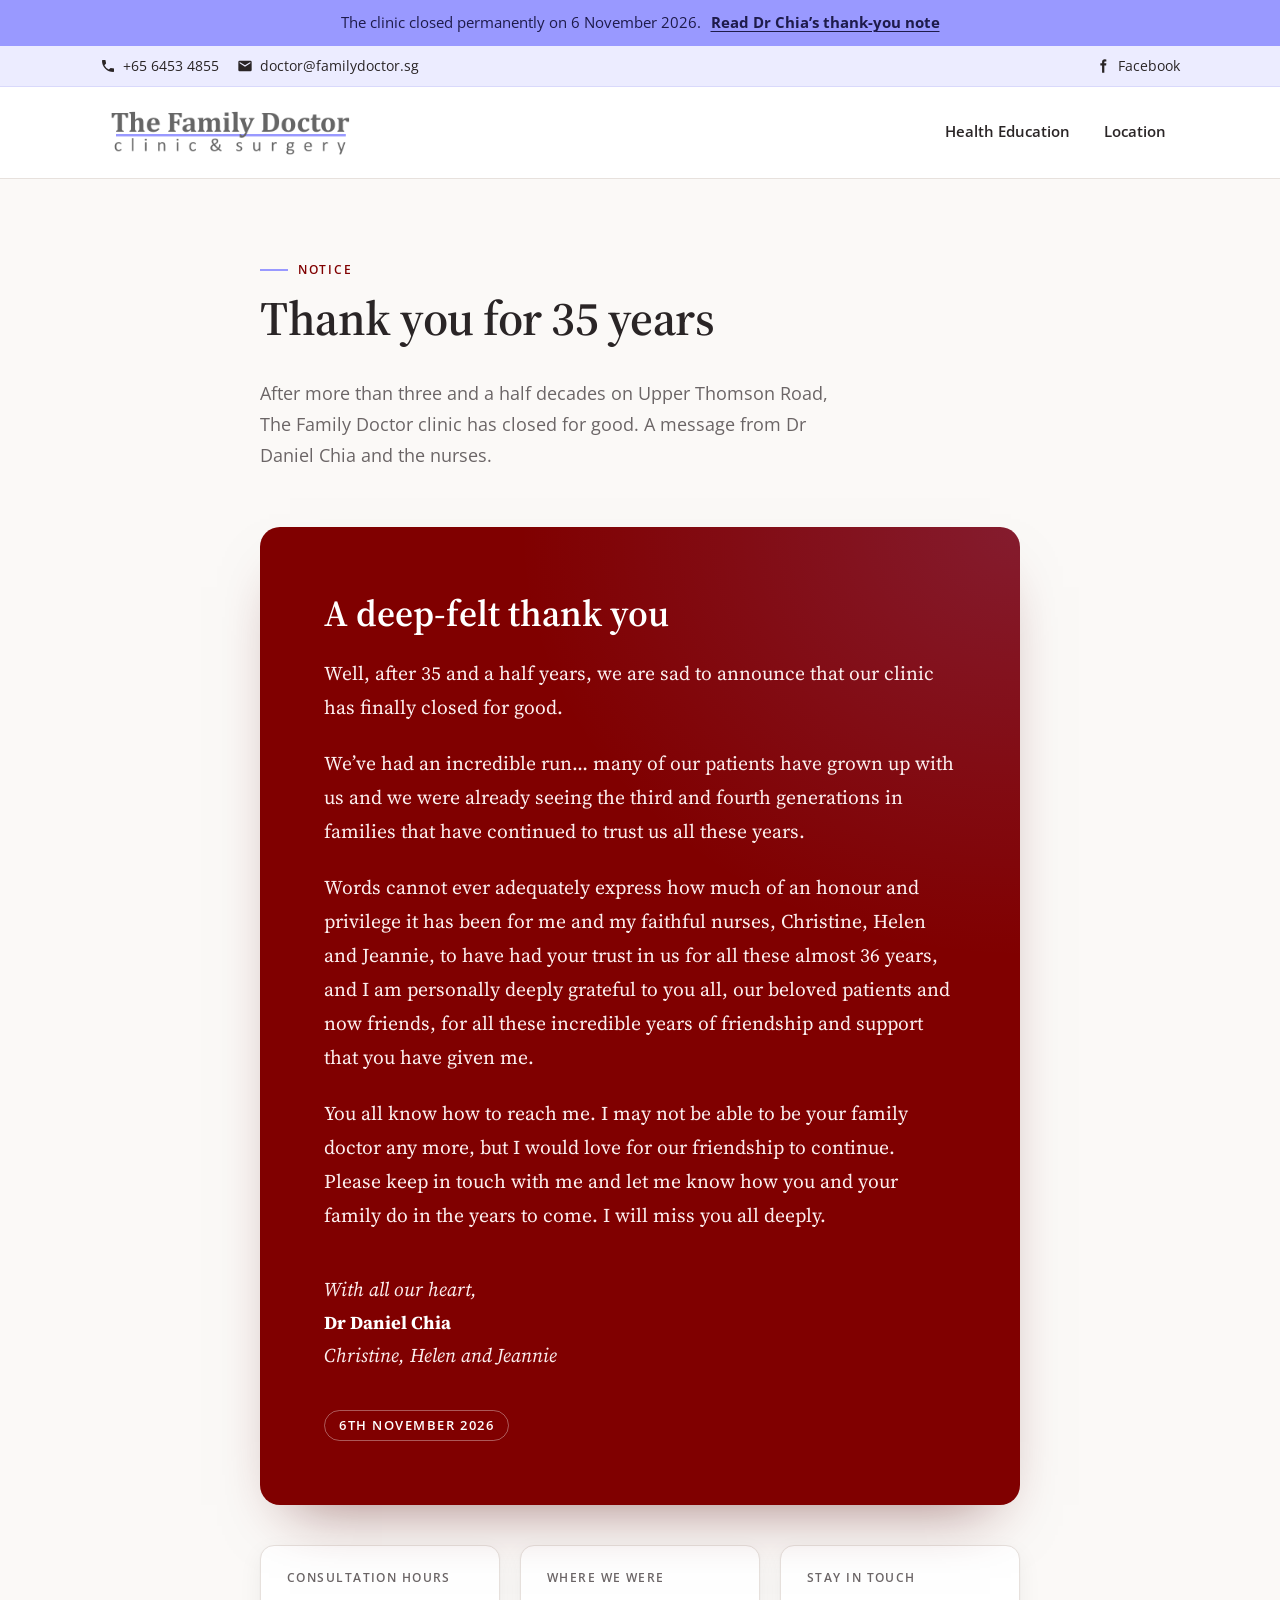
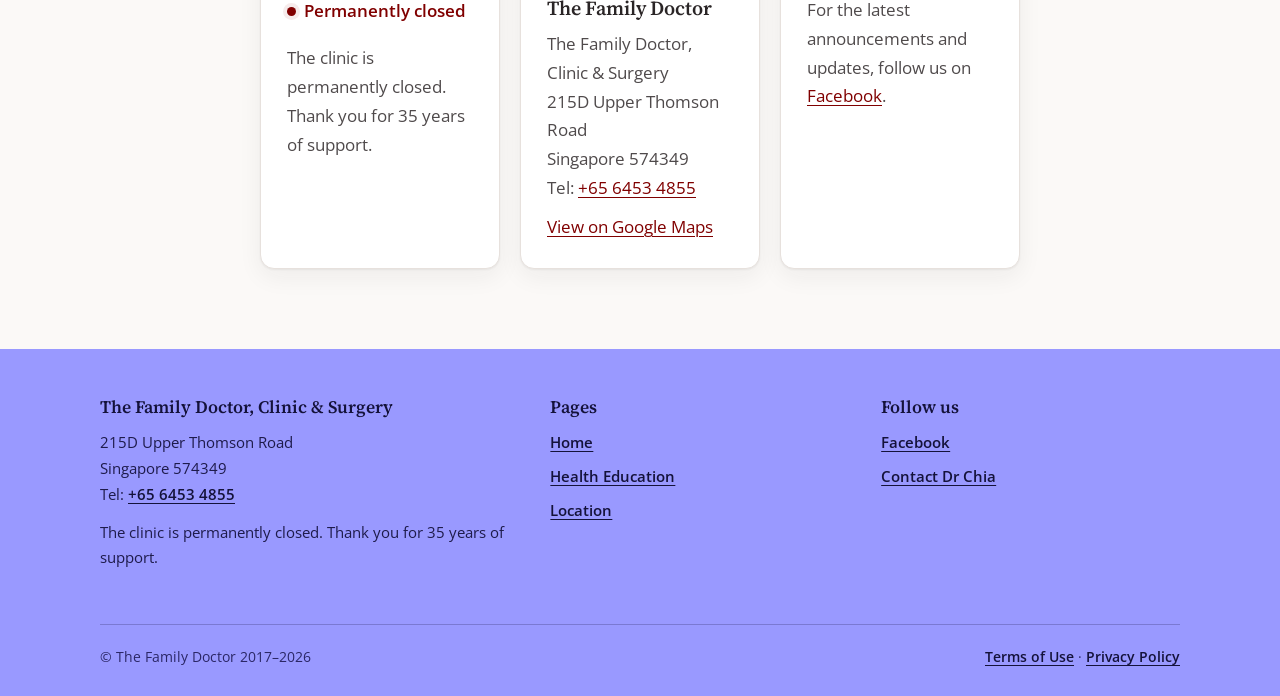
<file: index.html>
<!doctype html>
<html lang="en-SG">
<head>
<meta charset="utf-8">
<meta name="viewport" content="width=device-width, initial-scale=1">
<title>The Family Doctor | Clinic and Surgery</title>
<meta name="description" content="Dr Daniel Chia&#x27;s family clinic at 215D Upper Thomson Road, Singapore, has closed after 35 years. A heartfelt thank-you to our patients.">
<meta name="robots" content="index, follow, max-image-preview:large">
<link rel="canonical" href="https://familydoctor.sg/">
<meta name="theme-color" content="#800000">
<link rel="icon" href="./favicon.ico" sizes="any">
<link rel="icon" href="./assets/img/favicon.svg" type="image/svg+xml">
<link rel="apple-touch-icon" href="./assets/img/apple-touch-icon.png">
<link rel="manifest" href="./site.webmanifest">
<meta property="og:locale" content="en_SG">
<meta property="og:site_name" content="The Family Doctor">
<meta property="og:type" content="website">
<meta property="og:title" content="The Family Doctor | Clinic and Surgery">
<meta property="og:description" content="Dr Daniel Chia&#x27;s family clinic at 215D Upper Thomson Road, Singapore, has closed after 35 years. A heartfelt thank-you to our patients.">
<meta property="og:url" content="https://familydoctor.sg/">
<meta property="og:image" content="https://familydoctor.sg/assets/img/og-image.png">
<meta property="og:image:alt" content="The Family Doctor, clinic &amp; surgery logo">
<meta name="twitter:card" content="summary_large_image">
<meta name="twitter:title" content="The Family Doctor | Clinic and Surgery">
<meta name="twitter:description" content="Dr Daniel Chia&#x27;s family clinic at 215D Upper Thomson Road, Singapore, has closed after 35 years. A heartfelt thank-you to our patients.">
<meta name="twitter:image" content="https://familydoctor.sg/assets/img/og-image.png">
<meta name="twitter:image:alt" content="The Family Doctor, clinic &amp; surgery logo">
<link rel="preconnect" href="https://fonts.googleapis.com">
<link rel="preconnect" href="https://fonts.gstatic.com" crossorigin>
<link rel="stylesheet" href="https://fonts.googleapis.com/css2?family=Open+Sans:wght@400;600;700&family=Source+Serif+4:ital,opsz,wght@0,8..60,400;0,8..60,600;1,8..60,400&display=swap">
<link rel="stylesheet" href="./assets/css/style.css">
<script type="application/ld+json">
{
  "@context": "https://schema.org",
  "@graph": [
    {
      "@type": "WebSite",
      "@id": "https://familydoctor.sg/#website",
      "url": "https://familydoctor.sg/",
      "name": "The Family Doctor",
      "inLanguage": "en-SG",
      "publisher": {
        "@id": "https://familydoctor.sg/#clinic"
      }
    },
    {
      "@type": [
        "MedicalClinic",
        "MedicalBusiness"
      ],
      "@id": "https://familydoctor.sg/#clinic",
      "name": "The Family Doctor, Clinic & Surgery",
      "alternateName": "The Family Doctor",
      "url": "https://familydoctor.sg/",
      "logo": {
        "@type": "ImageObject",
        "url": "https://familydoctor.sg/assets/img/logo.png",
        "width": 656,
        "height": 140
      },
      "image": "https://familydoctor.sg/assets/img/og-image.png",
      "telephone": "+6564534855",
      "email": "doctor@familydoctor.sg",
      "address": {
        "@type": "PostalAddress",
        "streetAddress": "215D Upper Thomson Road",
        "addressLocality": "Singapore",
        "postalCode": "574349",
        "addressCountry": "SG"
      },
      "geo": {
        "@type": "GeoCoordinates",
        "latitude": 1.35232,
        "longitude": 103.83491
      },
      "hasMap": "https://www.google.com/maps/search/?api=1&query=The+Family+Doctor+215D+Upper+Thomson+Rd+Singapore+574349",
      "medicalSpecialty": "PrimaryCare",
      "description": "Family medical clinic and surgery on Upper Thomson Road, Singapore, run by Dr Daniel Chia for over 35 years. Permanently closed on 6 November 2026.",
      "sameAs": [
        "https://www.facebook.com/thefamilydoctorsingapore/"
      ],
      "founder": {
        "@id": "https://familydoctor.sg/#dr-daniel-chia"
      },
      "employee": {
        "@id": "https://familydoctor.sg/#dr-daniel-chia"
      }
    },
    {
      "@type": "Physician",
      "@id": "https://familydoctor.sg/#dr-daniel-chia",
      "name": "Dr Daniel Chia",
      "worksFor": {
        "@id": "https://familydoctor.sg/#clinic"
      },
      "address": {
        "@type": "PostalAddress",
        "streetAddress": "215D Upper Thomson Road",
        "addressLocality": "Singapore",
        "postalCode": "574349",
        "addressCountry": "SG"
      },
      "telephone": "+6564534855"
    },
    {
      "@type": "WebPage",
      "@id": "https://familydoctor.sg/#webpage",
      "url": "https://familydoctor.sg/",
      "name": "The Family Doctor | Clinic and Surgery",
      "isPartOf": {
        "@id": "https://familydoctor.sg/#website"
      },
      "about": {
        "@id": "https://familydoctor.sg/#clinic"
      },
      "datePublished": "2026-11-06",
      "dateModified": "2026-11-07"
    }
  ]
}
</script>
</head>
<body>
<a class="skip" href="#main">Skip to content</a>
<div class="notice-banner" role="note"><div class="wrap">The clinic closed permanently on 6 November 2026. <a href="#thank-you">Read Dr Chia&rsquo;s thank-you note</a></div></div>
<div class="topbar">
  <div class="wrap">
    <div class="contact">
      <a href="tel:+6564534855"><svg class="icon" viewBox="0 0 24 24" aria-hidden="true"><path d="M6.6 10.8a15.1 15.1 0 0 0 6.6 6.6l2.2-2.2a1 1 0 0 1 1-.25 11.4 11.4 0 0 0 3.6.57 1 1 0 0 1 1 1V20a1 1 0 0 1-1 1A17 17 0 0 1 3 4a1 1 0 0 1 1-1h3.5a1 1 0 0 1 1 1c0 1.25.2 2.45.57 3.6a1 1 0 0 1-.25 1z"/></svg><span>+65 6453 4855</span></a>
      <a href="mailto:doctor@familydoctor.sg?subject=Question%20from%20a%20patient"><svg class="icon" viewBox="0 0 24 24" aria-hidden="true"><path d="M20 4H4a2 2 0 0 0-2 2v12a2 2 0 0 0 2 2h16a2 2 0 0 0 2-2V6a2 2 0 0 0-2-2zm0 4-8 5-8-5V6l8 5 8-5z"/></svg><span>doctor@familydoctor.sg</span></a>
    </div>
    <div class="social">
      <a href="https://www.facebook.com/thefamilydoctorsingapore/" rel="noopener" target="_blank"><svg class="icon" viewBox="0 0 24 24" aria-hidden="true"><path d="M14 8V6.5c0-.7.2-1.2 1.2-1.2H17V2.2A24 24 0 0 0 14.6 2C12.2 2 10.6 3.5 10.6 6.1V8H8v3.4h2.6V22H14V11.4h2.7L17 8z"/></svg><span>Facebook</span></a>
    </div>
  </div>
</div>
<header class="site-header">
  <div class="wrap">
    <a class="brand" href="./" aria-label="The Family Doctor home"><img src="./assets/img/logo.png" width="656" height="140" alt="The Family Doctor, clinic &amp; surgery"></a>
    <nav class="nav" aria-label="Main">
      <a href="./blog/">Health Education</a>
      <a href="./location/">Location</a>
    </nav>
  </div>
</header>
<main id="main">

<section class="page-head">
  <div class="narrow">
    <p class="eyebrow">Notice</p>
    <h1>Thank you for 35 years</h1>
    <p class="lede">After more than three and a half decades on Upper Thomson Road, The Family Doctor clinic has closed for good. A message from Dr Daniel Chia and the nurses.</p>
  </div>
</section>
<section class="narrow" aria-labelledby="letter-title">
  <article class="letter" id="thank-you">
    <h2 id="letter-title">A deep-felt thank you</h2>
    <p>Well, after 35 and a half years, we are sad to announce that our clinic has finally closed for good.</p>
    <p>We&rsquo;ve had an incredible run&hellip; many of our patients have grown up with us and we were already seeing the third and fourth generations in families that have continued to trust us all these years.</p>
    <p>Words cannot ever adequately express how much of an honour and privilege it has been for me and my faithful nurses, Christine, Helen and Jeannie, to have had your trust in us for all these almost 36 years, and I am personally deeply grateful to you all, our beloved patients and now friends, for all these incredible years of friendship and support that you have given me.</p>
    <p>You all know how to reach me. I may not be able to be your family doctor any more, but I would love for our friendship to continue. Please keep in touch with me and let me know how you and your family do in the years to come. I will miss you all deeply.</p>
    <p class="sign">With all our heart,<strong>Dr Daniel Chia</strong>Christine, Helen and Jeannie</p>
    <time datetime="2026-11-06">6th November 2026</time>
  </article>

  <div class="grid">
    <div class="card">
      <p class="kicker">Consultation hours</p>
      <p class="status">Permanently closed</p>
      <p>The clinic is permanently closed. Thank you for 35 years of support.</p>
    </div>
    <div class="card">
      <p class="kicker">Where we were</p>
      <h3>The Family Doctor</h3>
      <address>The Family Doctor, Clinic & Surgery<br>215D Upper Thomson Road<br>Singapore 574349<br>Tel: <a href="tel:+6564534855">+65 6453 4855</a></address>
      <p style="margin-top:10px"><a href="https://www.google.com/maps/search/?api=1&query=The+Family+Doctor+215D+Upper+Thomson+Rd+Singapore+574349" rel="noopener" target="_blank">View on Google Maps</a></p>
    </div>
    <div class="card">
      <p class="kicker">Stay in touch</p>
      <p>For the latest announcements and updates, follow us on <a href="https://www.facebook.com/thefamilydoctorsingapore/" rel="noopener" target="_blank">Facebook</a>.</p>
    </div>
  </div>
</section>

</main>
<footer class="site-footer">
  <div class="wrap">
    <div class="foot-grid">
      <div>
        <h2>The Family Doctor, Clinic & Surgery</h2>
        <address>215D Upper Thomson Road<br>Singapore 574349<br>Tel: <a href="tel:+6564534855">+65 6453 4855</a></address>
        <p style="margin-top:12px">The clinic is permanently closed. Thank you for 35 years of support.</p>
      </div>
      <div>
        <h2>Pages</h2>
        <ul>
          <li><a href="./">Home</a></li>
          <li><a href="./blog/">Health Education</a></li>
          <li><a href="./location/">Location</a></li>
        </ul>
      </div>
      <div>
        <h2>Follow us</h2>
        <ul>
          <li><a href="https://www.facebook.com/thefamilydoctorsingapore/" rel="noopener" target="_blank">Facebook</a></li>
          <li><a href="mailto:doctor@familydoctor.sg?subject=Question%20from%20a%20patient">Contact Dr Chia</a></li>
        </ul>
      </div>
    </div>
    <div class="foot-base">
      <span>&copy; The Family Doctor 2017&ndash;2026</span>
      <span><a href="./terms-of-use/">Terms of Use</a> &middot; <a href="./privacy-policy/">Privacy Policy</a></span>
    </div>
  </div>
</footer>
<script>
/* Opened from disk: point folder links at their index.html so navigation works offline. */
if (location.protocol === "file:") {
  document.querySelectorAll("a[href]").forEach(function (a) {
    var h = a.getAttribute("href");
    if (/^(https?:|mailto:|tel:|#)/.test(h)) return;
    var parts = h.split("#");
    if (parts[0] === "" || /\/$/.test(parts[0])) {
      a.setAttribute("href", parts[0] + "index.html" + (parts[1] !== undefined ? "#" + parts[1] : ""));
    }
  });
}
</script>
</body>
</html>
</file>
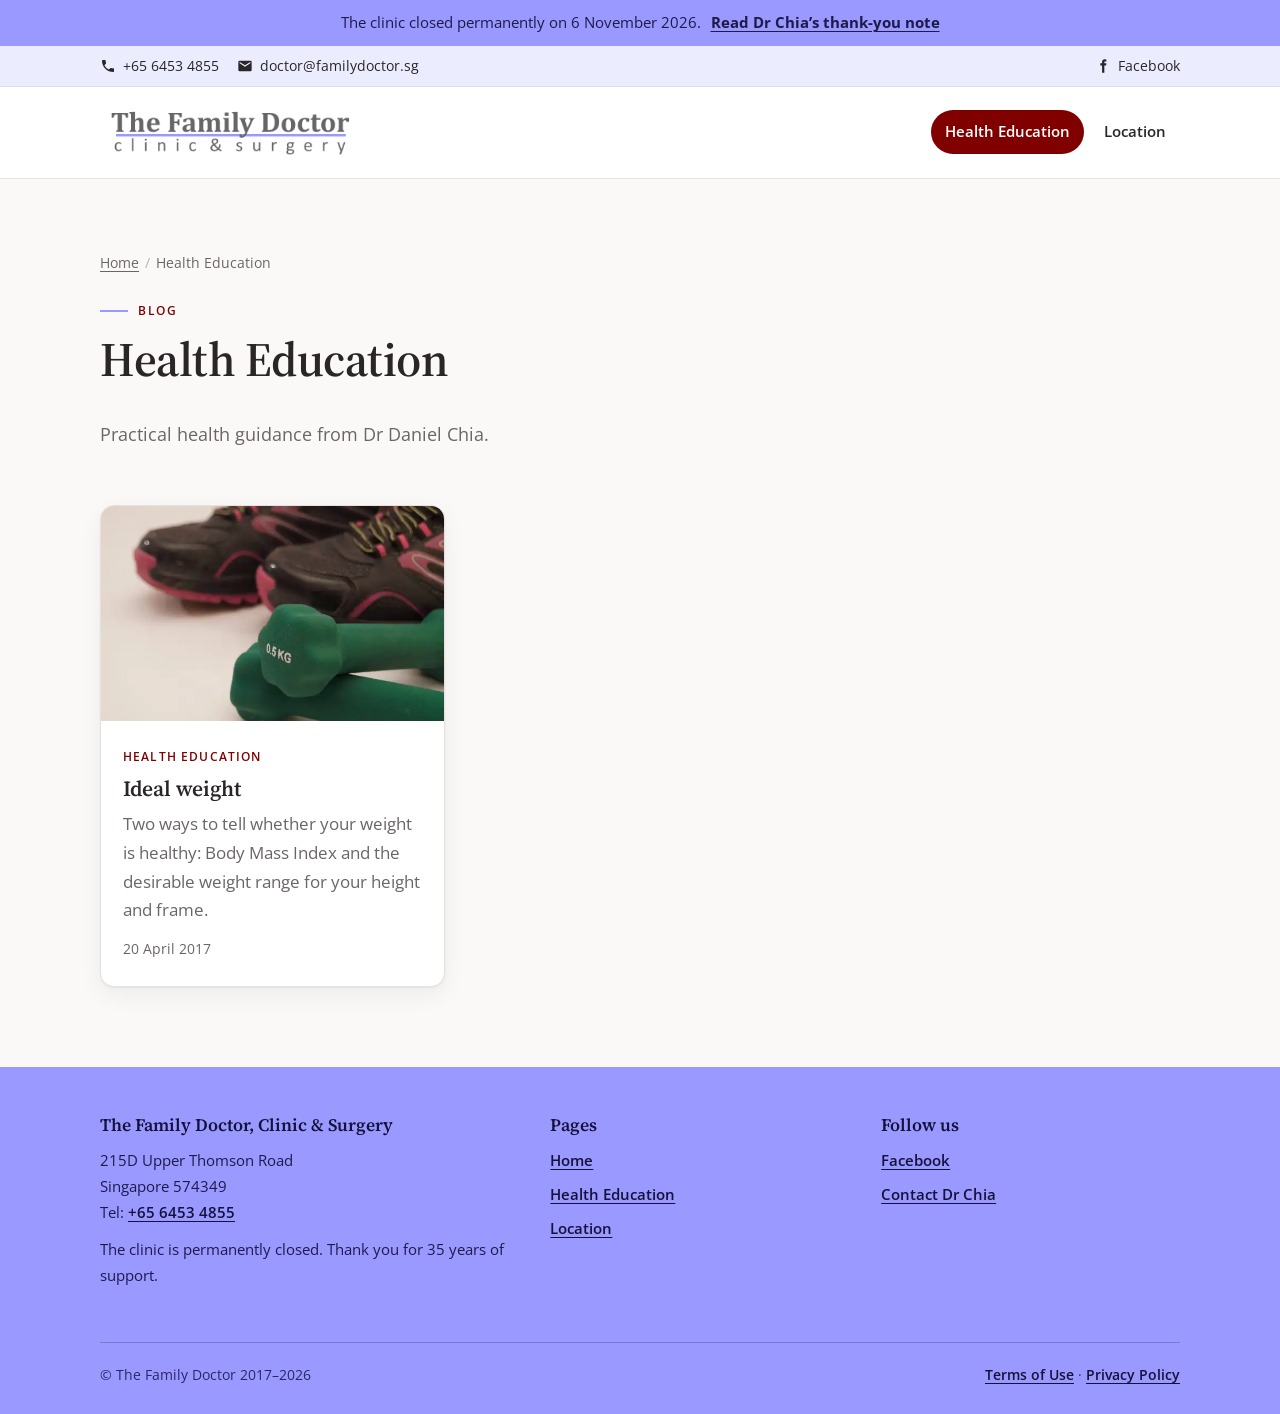
<file: blog/index.html>
<!doctype html>
<html lang="en-SG">
<head>
<meta charset="utf-8">
<meta name="viewport" content="width=device-width, initial-scale=1">
<title>Blog | The Family Doctor</title>
<meta name="description" content="Health education articles from Dr Daniel Chia of The Family Doctor, Singapore, including how to check your ideal weight with BMI and desirable weight ranges.">
<meta name="robots" content="index, follow, max-image-preview:large">
<link rel="canonical" href="https://familydoctor.sg/blog/">
<meta name="theme-color" content="#800000">
<link rel="icon" href="../favicon.ico" sizes="any">
<link rel="icon" href="../assets/img/favicon.svg" type="image/svg+xml">
<link rel="apple-touch-icon" href="../assets/img/apple-touch-icon.png">
<link rel="manifest" href="../site.webmanifest">
<meta property="og:locale" content="en_SG">
<meta property="og:site_name" content="The Family Doctor">
<meta property="og:type" content="website">
<meta property="og:title" content="Blog | The Family Doctor">
<meta property="og:description" content="Health education articles from Dr Daniel Chia of The Family Doctor, Singapore, including how to check your ideal weight with BMI and desirable weight ranges.">
<meta property="og:url" content="https://familydoctor.sg/blog/">
<meta property="og:image" content="https://familydoctor.sg/assets/img/og-image.png">
<meta property="og:image:alt" content="The Family Doctor, clinic &amp; surgery logo">
<meta name="twitter:card" content="summary_large_image">
<meta name="twitter:title" content="Blog | The Family Doctor">
<meta name="twitter:description" content="Health education articles from Dr Daniel Chia of The Family Doctor, Singapore, including how to check your ideal weight with BMI and desirable weight ranges.">
<meta name="twitter:image" content="https://familydoctor.sg/assets/img/og-image.png">
<meta name="twitter:image:alt" content="The Family Doctor, clinic &amp; surgery logo">
<link rel="preconnect" href="https://fonts.googleapis.com">
<link rel="preconnect" href="https://fonts.gstatic.com" crossorigin>
<link rel="stylesheet" href="https://fonts.googleapis.com/css2?family=Open+Sans:wght@400;600;700&family=Source+Serif+4:ital,opsz,wght@0,8..60,400;0,8..60,600;1,8..60,400&display=swap">
<link rel="stylesheet" href="../assets/css/style.css">
<script type="application/ld+json">
{
  "@context": "https://schema.org",
  "@graph": [
    {
      "@type": "WebSite",
      "@id": "https://familydoctor.sg/#website",
      "url": "https://familydoctor.sg/",
      "name": "The Family Doctor",
      "inLanguage": "en-SG",
      "publisher": {
        "@id": "https://familydoctor.sg/#clinic"
      }
    },
    {
      "@type": "BreadcrumbList",
      "itemListElement": [
        {
          "@type": "ListItem",
          "position": 1,
          "name": "Home",
          "item": "https://familydoctor.sg/"
        },
        {
          "@type": "ListItem",
          "position": 2,
          "name": "Health Education",
          "item": "https://familydoctor.sg/blog/"
        }
      ]
    },
    {
      "@type": "CollectionPage",
      "url": "https://familydoctor.sg/blog/",
      "name": "Blog | The Family Doctor",
      "isPartOf": {
        "@id": "https://familydoctor.sg/#website"
      },
      "mainEntity": {
        "@type": "ItemList",
        "itemListElement": [
          {
            "@type": "ListItem",
            "position": 1,
            "url": "https://familydoctor.sg/ideal-weight/"
          }
        ]
      }
    }
  ]
}
</script>
</head>
<body>
<a class="skip" href="#main">Skip to content</a>
<div class="notice-banner" role="note"><div class="wrap">The clinic closed permanently on 6 November 2026. <a href="../#thank-you">Read Dr Chia&rsquo;s thank-you note</a></div></div>
<div class="topbar">
  <div class="wrap">
    <div class="contact">
      <a href="tel:+6564534855"><svg class="icon" viewBox="0 0 24 24" aria-hidden="true"><path d="M6.6 10.8a15.1 15.1 0 0 0 6.6 6.6l2.2-2.2a1 1 0 0 1 1-.25 11.4 11.4 0 0 0 3.6.57 1 1 0 0 1 1 1V20a1 1 0 0 1-1 1A17 17 0 0 1 3 4a1 1 0 0 1 1-1h3.5a1 1 0 0 1 1 1c0 1.25.2 2.45.57 3.6a1 1 0 0 1-.25 1z"/></svg><span>+65 6453 4855</span></a>
      <a href="mailto:doctor@familydoctor.sg?subject=Question%20from%20a%20patient"><svg class="icon" viewBox="0 0 24 24" aria-hidden="true"><path d="M20 4H4a2 2 0 0 0-2 2v12a2 2 0 0 0 2 2h16a2 2 0 0 0 2-2V6a2 2 0 0 0-2-2zm0 4-8 5-8-5V6l8 5 8-5z"/></svg><span>doctor@familydoctor.sg</span></a>
    </div>
    <div class="social">
      <a href="https://www.facebook.com/thefamilydoctorsingapore/" rel="noopener" target="_blank"><svg class="icon" viewBox="0 0 24 24" aria-hidden="true"><path d="M14 8V6.5c0-.7.2-1.2 1.2-1.2H17V2.2A24 24 0 0 0 14.6 2C12.2 2 10.6 3.5 10.6 6.1V8H8v3.4h2.6V22H14V11.4h2.7L17 8z"/></svg><span>Facebook</span></a>
    </div>
  </div>
</div>
<header class="site-header">
  <div class="wrap">
    <a class="brand" href="../" aria-label="The Family Doctor home"><img src="../assets/img/logo.png" width="656" height="140" alt="The Family Doctor, clinic &amp; surgery"></a>
    <nav class="nav" aria-label="Main">
      <a href="../blog/" aria-current="page">Health Education</a>
      <a href="../location/">Location</a>
    </nav>
  </div>
</header>
<main id="main">

<section class="page-head">
  <div class="wrap">
    <nav class="crumbs" aria-label="Breadcrumb"><ol><li><a href="../">Home</a></li><li aria-current="page">Health Education</li></ol></nav>
    <p class="eyebrow">Blog</p>
    <h1>Health Education</h1>
    <p class="lede">Practical health guidance from Dr Daniel Chia.</p>
  </div>
</section>
<section class="wrap"><div class="post-list"><a class="post-card" href="../ideal-weight/">
  <img src="../assets/img/ideal-weight.webp" width="640" height="400" alt="A pair of running shoes beside two green 0.5 kg hand weights" loading="lazy">
  <div class="body">
    <span class="tag">Health Education</span>
    <h2>Ideal weight</h2>
    <p>Two ways to tell whether your weight is healthy: Body Mass Index and the desirable weight range for your height and frame.</p>
    <p class="meta" style="margin-top:12px"><time datetime="2017-04-20">20 April 2017</time></p>
  </div>
</a></div></section>

</main>
<footer class="site-footer">
  <div class="wrap">
    <div class="foot-grid">
      <div>
        <h2>The Family Doctor, Clinic & Surgery</h2>
        <address>215D Upper Thomson Road<br>Singapore 574349<br>Tel: <a href="tel:+6564534855">+65 6453 4855</a></address>
        <p style="margin-top:12px">The clinic is permanently closed. Thank you for 35 years of support.</p>
      </div>
      <div>
        <h2>Pages</h2>
        <ul>
          <li><a href="../">Home</a></li>
          <li><a href="../blog/">Health Education</a></li>
          <li><a href="../location/">Location</a></li>
        </ul>
      </div>
      <div>
        <h2>Follow us</h2>
        <ul>
          <li><a href="https://www.facebook.com/thefamilydoctorsingapore/" rel="noopener" target="_blank">Facebook</a></li>
          <li><a href="mailto:doctor@familydoctor.sg?subject=Question%20from%20a%20patient">Contact Dr Chia</a></li>
        </ul>
      </div>
    </div>
    <div class="foot-base">
      <span>&copy; The Family Doctor 2017&ndash;2026</span>
      <span><a href="../terms-of-use/">Terms of Use</a> &middot; <a href="../privacy-policy/">Privacy Policy</a></span>
    </div>
  </div>
</footer>
<script>
/* Opened from disk: point folder links at their index.html so navigation works offline. */
if (location.protocol === "file:") {
  document.querySelectorAll("a[href]").forEach(function (a) {
    var h = a.getAttribute("href");
    if (/^(https?:|mailto:|tel:|#)/.test(h)) return;
    var parts = h.split("#");
    if (parts[0] === "" || /\/$/.test(parts[0])) {
      a.setAttribute("href", parts[0] + "index.html" + (parts[1] !== undefined ? "#" + parts[1] : ""));
    }
  });
}
</script>
</body>
</html>
</file>
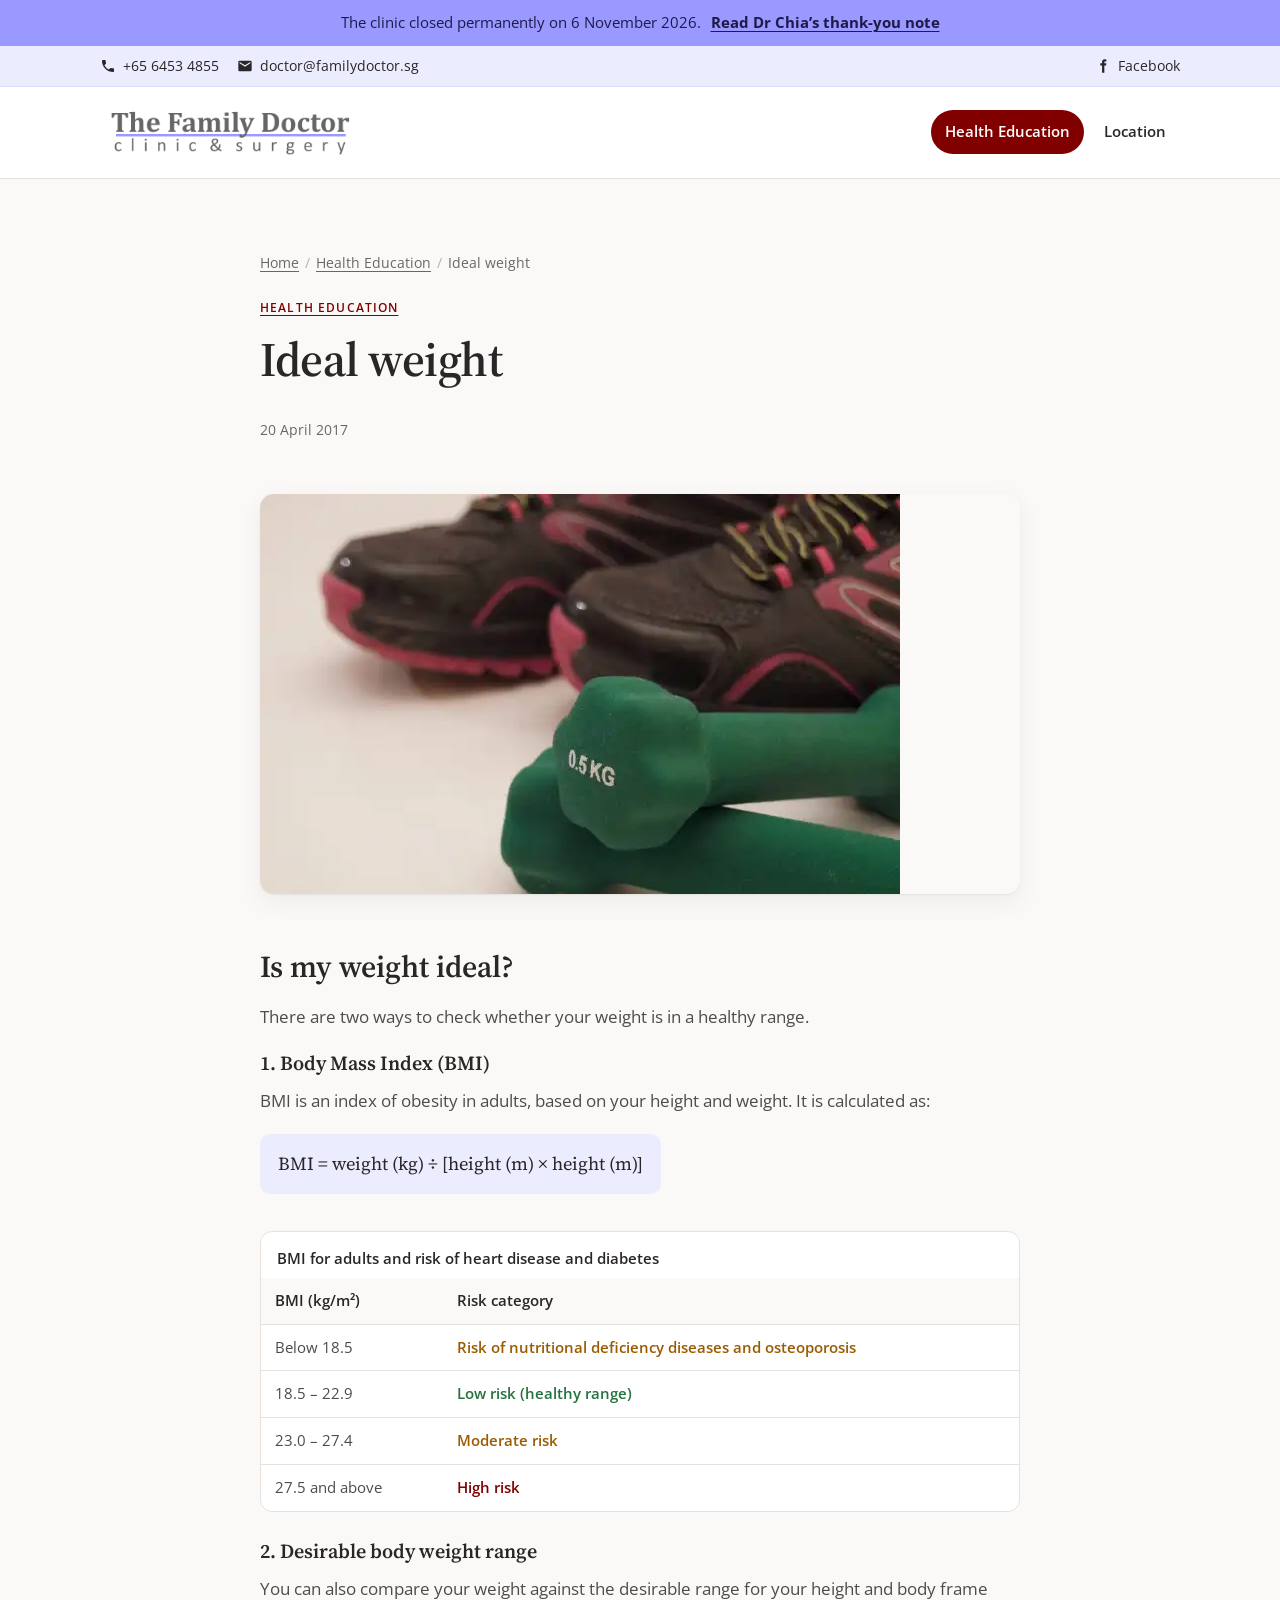
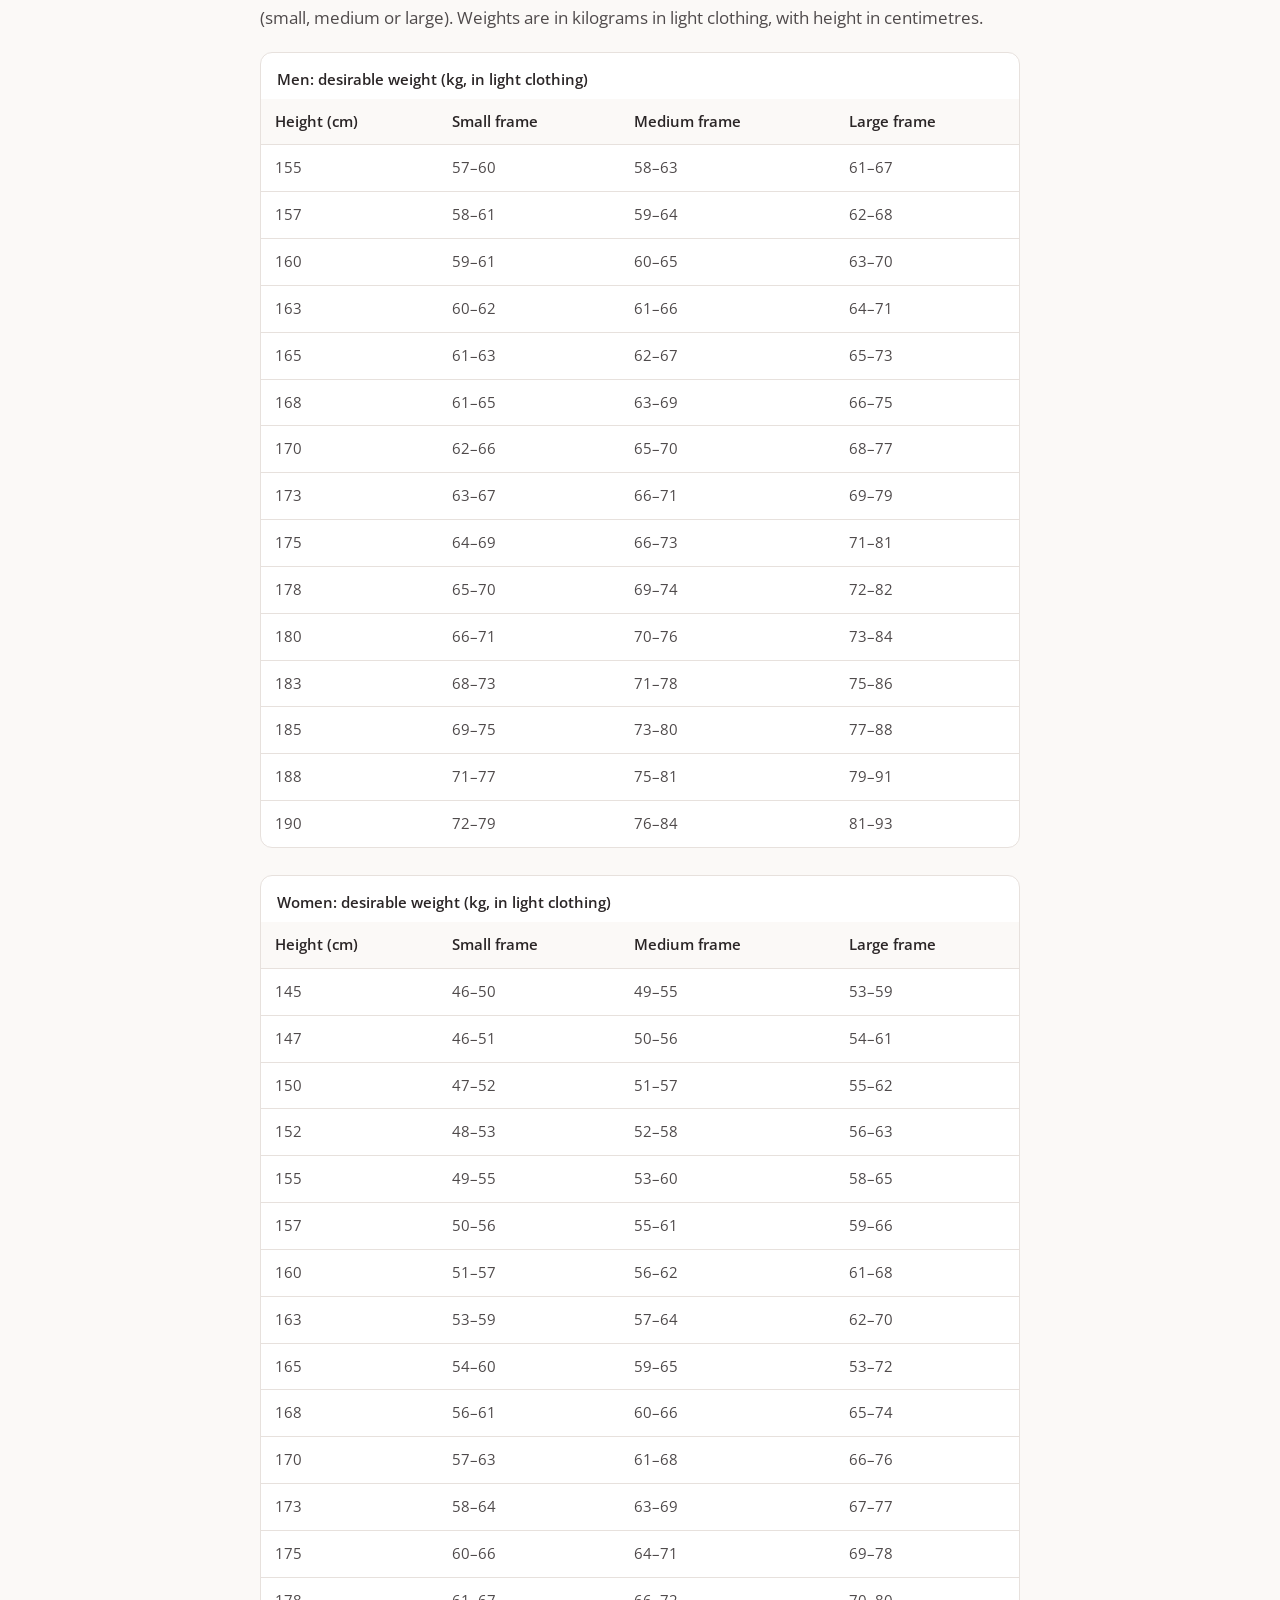
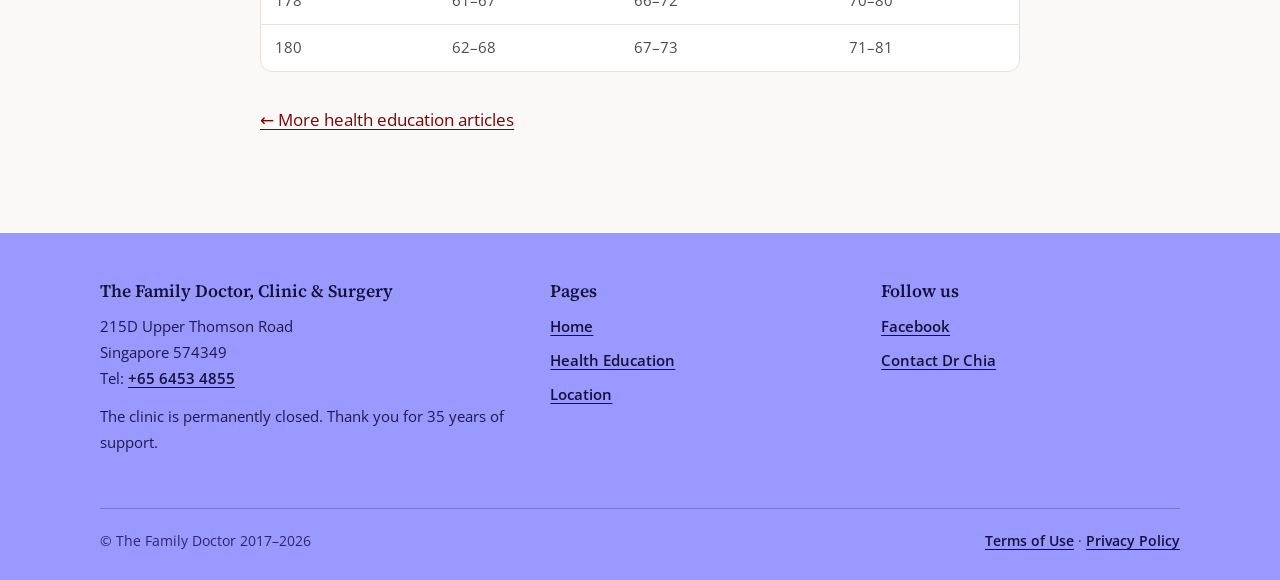
<file: ideal-weight/index.html>
<!doctype html>
<html lang="en-SG">
<head>
<meta charset="utf-8">
<meta name="viewport" content="width=device-width, initial-scale=1">
<title>Ideal weight | The Family Doctor</title>
<meta name="description" content="Is your weight ideal? Check it two ways: BMI risk categories, and desirable weight ranges by height and body frame for men and women.">
<meta name="robots" content="index, follow, max-image-preview:large">
<link rel="canonical" href="https://familydoctor.sg/ideal-weight/">
<meta name="theme-color" content="#800000">
<link rel="icon" href="../favicon.ico" sizes="any">
<link rel="icon" href="../assets/img/favicon.svg" type="image/svg+xml">
<link rel="apple-touch-icon" href="../assets/img/apple-touch-icon.png">
<link rel="manifest" href="../site.webmanifest">
<meta property="og:locale" content="en_SG">
<meta property="og:site_name" content="The Family Doctor">
<meta property="og:type" content="article">
<meta property="og:title" content="Ideal weight | The Family Doctor">
<meta property="og:description" content="Is your weight ideal? Check it two ways: BMI risk categories, and desirable weight ranges by height and body frame for men and women.">
<meta property="og:url" content="https://familydoctor.sg/ideal-weight/">
<meta property="og:image" content="https://familydoctor.sg/assets/img/ideal-weight.jpg">
<meta property="og:image:alt" content="A pair of running shoes beside two green 0.5 kg hand weights">
<meta name="twitter:card" content="summary_large_image">
<meta name="twitter:title" content="Ideal weight | The Family Doctor">
<meta name="twitter:description" content="Is your weight ideal? Check it two ways: BMI risk categories, and desirable weight ranges by height and body frame for men and women.">
<meta name="twitter:image" content="https://familydoctor.sg/assets/img/ideal-weight.jpg">
<meta name="twitter:image:alt" content="A pair of running shoes beside two green 0.5 kg hand weights">
<meta property="article:published_time" content="2017-04-20T08:00:00+08:00">
<meta property="article:section" content="Health Education">
<link rel="preconnect" href="https://fonts.googleapis.com">
<link rel="preconnect" href="https://fonts.gstatic.com" crossorigin>
<link rel="stylesheet" href="https://fonts.googleapis.com/css2?family=Open+Sans:wght@400;600;700&family=Source+Serif+4:ital,opsz,wght@0,8..60,400;0,8..60,600;1,8..60,400&display=swap">
<link rel="stylesheet" href="../assets/css/style.css">
<script type="application/ld+json">
{
  "@context": "https://schema.org",
  "@graph": [
    {
      "@type": "WebSite",
      "@id": "https://familydoctor.sg/#website",
      "url": "https://familydoctor.sg/",
      "name": "The Family Doctor",
      "inLanguage": "en-SG",
      "publisher": {
        "@id": "https://familydoctor.sg/#clinic"
      }
    },
    {
      "@type": [
        "MedicalClinic",
        "MedicalBusiness"
      ],
      "@id": "https://familydoctor.sg/#clinic",
      "name": "The Family Doctor, Clinic & Surgery",
      "alternateName": "The Family Doctor",
      "url": "https://familydoctor.sg/",
      "logo": {
        "@type": "ImageObject",
        "url": "https://familydoctor.sg/assets/img/logo.png",
        "width": 656,
        "height": 140
      },
      "image": "https://familydoctor.sg/assets/img/og-image.png",
      "telephone": "+6564534855",
      "email": "doctor@familydoctor.sg",
      "address": {
        "@type": "PostalAddress",
        "streetAddress": "215D Upper Thomson Road",
        "addressLocality": "Singapore",
        "postalCode": "574349",
        "addressCountry": "SG"
      },
      "geo": {
        "@type": "GeoCoordinates",
        "latitude": 1.35232,
        "longitude": 103.83491
      },
      "hasMap": "https://www.google.com/maps/search/?api=1&query=The+Family+Doctor+215D+Upper+Thomson+Rd+Singapore+574349",
      "medicalSpecialty": "PrimaryCare",
      "description": "Family medical clinic and surgery on Upper Thomson Road, Singapore, run by Dr Daniel Chia for over 35 years. Permanently closed on 6 November 2026.",
      "sameAs": [
        "https://www.facebook.com/thefamilydoctorsingapore/"
      ],
      "founder": {
        "@id": "https://familydoctor.sg/#dr-daniel-chia"
      },
      "employee": {
        "@id": "https://familydoctor.sg/#dr-daniel-chia"
      }
    },
    {
      "@type": "Physician",
      "@id": "https://familydoctor.sg/#dr-daniel-chia",
      "name": "Dr Daniel Chia",
      "worksFor": {
        "@id": "https://familydoctor.sg/#clinic"
      },
      "address": {
        "@type": "PostalAddress",
        "streetAddress": "215D Upper Thomson Road",
        "addressLocality": "Singapore",
        "postalCode": "574349",
        "addressCountry": "SG"
      },
      "telephone": "+6564534855"
    },
    {
      "@type": "BreadcrumbList",
      "itemListElement": [
        {
          "@type": "ListItem",
          "position": 1,
          "name": "Home",
          "item": "https://familydoctor.sg/"
        },
        {
          "@type": "ListItem",
          "position": 2,
          "name": "Health Education",
          "item": "https://familydoctor.sg/category/health-education/"
        },
        {
          "@type": "ListItem",
          "position": 3,
          "name": "Ideal weight",
          "item": "https://familydoctor.sg/ideal-weight/"
        }
      ]
    },
    {
      "@type": "BlogPosting",
      "@id": "https://familydoctor.sg/ideal-weight/#article",
      "mainEntityOfPage": "https://familydoctor.sg/ideal-weight/",
      "headline": "Ideal weight",
      "description": "How to check whether your weight is ideal using BMI and desirable body weight ranges.",
      "image": [
        "https://familydoctor.sg/assets/img/ideal-weight.jpg"
      ],
      "datePublished": "2017-04-20T08:00:00+08:00",
      "dateModified": "2017-04-20T08:00:00+08:00",
      "author": {
        "@id": "https://familydoctor.sg/#clinic"
      },
      "publisher": {
        "@id": "https://familydoctor.sg/#clinic"
      },
      "articleSection": "Health Education",
      "inLanguage": "en-SG"
    }
  ]
}
</script>
</head>
<body>
<a class="skip" href="#main">Skip to content</a>
<div class="notice-banner" role="note"><div class="wrap">The clinic closed permanently on 6 November 2026. <a href="../#thank-you">Read Dr Chia&rsquo;s thank-you note</a></div></div>
<div class="topbar">
  <div class="wrap">
    <div class="contact">
      <a href="tel:+6564534855"><svg class="icon" viewBox="0 0 24 24" aria-hidden="true"><path d="M6.6 10.8a15.1 15.1 0 0 0 6.6 6.6l2.2-2.2a1 1 0 0 1 1-.25 11.4 11.4 0 0 0 3.6.57 1 1 0 0 1 1 1V20a1 1 0 0 1-1 1A17 17 0 0 1 3 4a1 1 0 0 1 1-1h3.5a1 1 0 0 1 1 1c0 1.25.2 2.45.57 3.6a1 1 0 0 1-.25 1z"/></svg><span>+65 6453 4855</span></a>
      <a href="mailto:doctor@familydoctor.sg?subject=Question%20from%20a%20patient"><svg class="icon" viewBox="0 0 24 24" aria-hidden="true"><path d="M20 4H4a2 2 0 0 0-2 2v12a2 2 0 0 0 2 2h16a2 2 0 0 0 2-2V6a2 2 0 0 0-2-2zm0 4-8 5-8-5V6l8 5 8-5z"/></svg><span>doctor@familydoctor.sg</span></a>
    </div>
    <div class="social">
      <a href="https://www.facebook.com/thefamilydoctorsingapore/" rel="noopener" target="_blank"><svg class="icon" viewBox="0 0 24 24" aria-hidden="true"><path d="M14 8V6.5c0-.7.2-1.2 1.2-1.2H17V2.2A24 24 0 0 0 14.6 2C12.2 2 10.6 3.5 10.6 6.1V8H8v3.4h2.6V22H14V11.4h2.7L17 8z"/></svg><span>Facebook</span></a>
    </div>
  </div>
</div>
<header class="site-header">
  <div class="wrap">
    <a class="brand" href="../" aria-label="The Family Doctor home"><img src="../assets/img/logo.png" width="656" height="140" alt="The Family Doctor, clinic &amp; surgery"></a>
    <nav class="nav" aria-label="Main">
      <a href="../blog/" aria-current="page">Health Education</a>
      <a href="../location/">Location</a>
    </nav>
  </div>
</header>
<main id="main">

<article>
<section class="page-head">
  <div class="narrow">
    <nav class="crumbs" aria-label="Breadcrumb"><ol><li><a href="../">Home</a></li><li><a href="../category/health-education/">Health Education</a></li><li aria-current="page">Ideal weight</li></ol></nav>
    <a class="tag" href="../category/health-education/">Health Education</a>
    <h1 style="margin-top:10px">Ideal weight</h1>
    <p class="meta"><time datetime="2017-04-20">20 April 2017</time></p>
  </div>
</section>
<div class="narrow prose">
  <figure class="post-hero" style="margin:0 0 32px">
    <img src="../assets/img/ideal-weight.webp" width="640" height="400" alt="A pair of running shoes beside two green 0.5 kg hand weights">
  </figure>
  <h2>Is my weight ideal?</h2>
  <p>There are two ways to check whether your weight is in a healthy range.</p>

  <h3>1. Body Mass Index (BMI)</h3>
  <p>BMI is an index of obesity in adults, based on your height and weight. It is calculated as:</p>
  <p class="formula">BMI = weight (kg) &divide; [height (m) &times; height (m)]</p>
  <div class="table-wrap"><table class="wrap-cells">
    <caption>BMI for adults and risk of heart disease and diabetes</caption>
    <thead><tr><th scope="col">BMI (kg/m&sup2;)</th><th scope="col">Risk category</th></tr></thead>
    <tbody>
<tr><td>Below 18.5</td><td class="risk-mod">Risk of nutritional deficiency diseases and osteoporosis</td></tr>
<tr><td>18.5 &ndash; 22.9</td><td class="risk-low">Low risk (healthy range)</td></tr>
<tr><td>23.0 &ndash; 27.4</td><td class="risk-mod">Moderate risk</td></tr>
<tr><td>27.5 and above</td><td class="risk-high">High risk</td></tr>
    </tbody>
  </table></div>

  <h3>2. Desirable body weight range</h3>
  <p>You can also compare your weight against the desirable range for your height and body frame (small, medium or large). Weights are in kilograms in light clothing, with height in centimetres.</p>
  <div class="table-wrap"><table>
<caption>Men: desirable weight (kg, in light clothing)</caption>
<thead><tr><th scope="col">Height (cm)</th><th scope="col">Small frame</th><th scope="col">Medium frame</th><th scope="col">Large frame</th></tr></thead>
<tbody>
<tr><td>155</td><td>57&ndash;60</td><td>58&ndash;63</td><td>61&ndash;67</td></tr>
<tr><td>157</td><td>58&ndash;61</td><td>59&ndash;64</td><td>62&ndash;68</td></tr>
<tr><td>160</td><td>59&ndash;61</td><td>60&ndash;65</td><td>63&ndash;70</td></tr>
<tr><td>163</td><td>60&ndash;62</td><td>61&ndash;66</td><td>64&ndash;71</td></tr>
<tr><td>165</td><td>61&ndash;63</td><td>62&ndash;67</td><td>65&ndash;73</td></tr>
<tr><td>168</td><td>61&ndash;65</td><td>63&ndash;69</td><td>66&ndash;75</td></tr>
<tr><td>170</td><td>62&ndash;66</td><td>65&ndash;70</td><td>68&ndash;77</td></tr>
<tr><td>173</td><td>63&ndash;67</td><td>66&ndash;71</td><td>69&ndash;79</td></tr>
<tr><td>175</td><td>64&ndash;69</td><td>66&ndash;73</td><td>71&ndash;81</td></tr>
<tr><td>178</td><td>65&ndash;70</td><td>69&ndash;74</td><td>72&ndash;82</td></tr>
<tr><td>180</td><td>66&ndash;71</td><td>70&ndash;76</td><td>73&ndash;84</td></tr>
<tr><td>183</td><td>68&ndash;73</td><td>71&ndash;78</td><td>75&ndash;86</td></tr>
<tr><td>185</td><td>69&ndash;75</td><td>73&ndash;80</td><td>77&ndash;88</td></tr>
<tr><td>188</td><td>71&ndash;77</td><td>75&ndash;81</td><td>79&ndash;91</td></tr>
<tr><td>190</td><td>72&ndash;79</td><td>76&ndash;84</td><td>81&ndash;93</td></tr>
</tbody></table></div>
  <div class="table-wrap"><table>
<caption>Women: desirable weight (kg, in light clothing)</caption>
<thead><tr><th scope="col">Height (cm)</th><th scope="col">Small frame</th><th scope="col">Medium frame</th><th scope="col">Large frame</th></tr></thead>
<tbody>
<tr><td>145</td><td>46&ndash;50</td><td>49&ndash;55</td><td>53&ndash;59</td></tr>
<tr><td>147</td><td>46&ndash;51</td><td>50&ndash;56</td><td>54&ndash;61</td></tr>
<tr><td>150</td><td>47&ndash;52</td><td>51&ndash;57</td><td>55&ndash;62</td></tr>
<tr><td>152</td><td>48&ndash;53</td><td>52&ndash;58</td><td>56&ndash;63</td></tr>
<tr><td>155</td><td>49&ndash;55</td><td>53&ndash;60</td><td>58&ndash;65</td></tr>
<tr><td>157</td><td>50&ndash;56</td><td>55&ndash;61</td><td>59&ndash;66</td></tr>
<tr><td>160</td><td>51&ndash;57</td><td>56&ndash;62</td><td>61&ndash;68</td></tr>
<tr><td>163</td><td>53&ndash;59</td><td>57&ndash;64</td><td>62&ndash;70</td></tr>
<tr><td>165</td><td>54&ndash;60</td><td>59&ndash;65</td><td>53&ndash;72</td></tr>
<tr><td>168</td><td>56&ndash;61</td><td>60&ndash;66</td><td>65&ndash;74</td></tr>
<tr><td>170</td><td>57&ndash;63</td><td>61&ndash;68</td><td>66&ndash;76</td></tr>
<tr><td>173</td><td>58&ndash;64</td><td>63&ndash;69</td><td>67&ndash;77</td></tr>
<tr><td>175</td><td>60&ndash;66</td><td>64&ndash;71</td><td>69&ndash;78</td></tr>
<tr><td>178</td><td>61&ndash;67</td><td>66&ndash;72</td><td>70&ndash;80</td></tr>
<tr><td>180</td><td>62&ndash;68</td><td>67&ndash;73</td><td>71&ndash;81</td></tr>
</tbody></table></div>

  <p style="margin-top:2em"><a href="../category/health-education/">&larr; More health education articles</a></p>
</div>
</article>

</main>
<footer class="site-footer">
  <div class="wrap">
    <div class="foot-grid">
      <div>
        <h2>The Family Doctor, Clinic & Surgery</h2>
        <address>215D Upper Thomson Road<br>Singapore 574349<br>Tel: <a href="tel:+6564534855">+65 6453 4855</a></address>
        <p style="margin-top:12px">The clinic is permanently closed. Thank you for 35 years of support.</p>
      </div>
      <div>
        <h2>Pages</h2>
        <ul>
          <li><a href="../">Home</a></li>
          <li><a href="../blog/">Health Education</a></li>
          <li><a href="../location/">Location</a></li>
        </ul>
      </div>
      <div>
        <h2>Follow us</h2>
        <ul>
          <li><a href="https://www.facebook.com/thefamilydoctorsingapore/" rel="noopener" target="_blank">Facebook</a></li>
          <li><a href="mailto:doctor@familydoctor.sg?subject=Question%20from%20a%20patient">Contact Dr Chia</a></li>
        </ul>
      </div>
    </div>
    <div class="foot-base">
      <span>&copy; The Family Doctor 2017&ndash;2026</span>
      <span><a href="../terms-of-use/">Terms of Use</a> &middot; <a href="../privacy-policy/">Privacy Policy</a></span>
    </div>
  </div>
</footer>
<script>
/* Opened from disk: point folder links at their index.html so navigation works offline. */
if (location.protocol === "file:") {
  document.querySelectorAll("a[href]").forEach(function (a) {
    var h = a.getAttribute("href");
    if (/^(https?:|mailto:|tel:|#)/.test(h)) return;
    var parts = h.split("#");
    if (parts[0] === "" || /\/$/.test(parts[0])) {
      a.setAttribute("href", parts[0] + "index.html" + (parts[1] !== undefined ? "#" + parts[1] : ""));
    }
  });
}
</script>
</body>
</html>
</file>
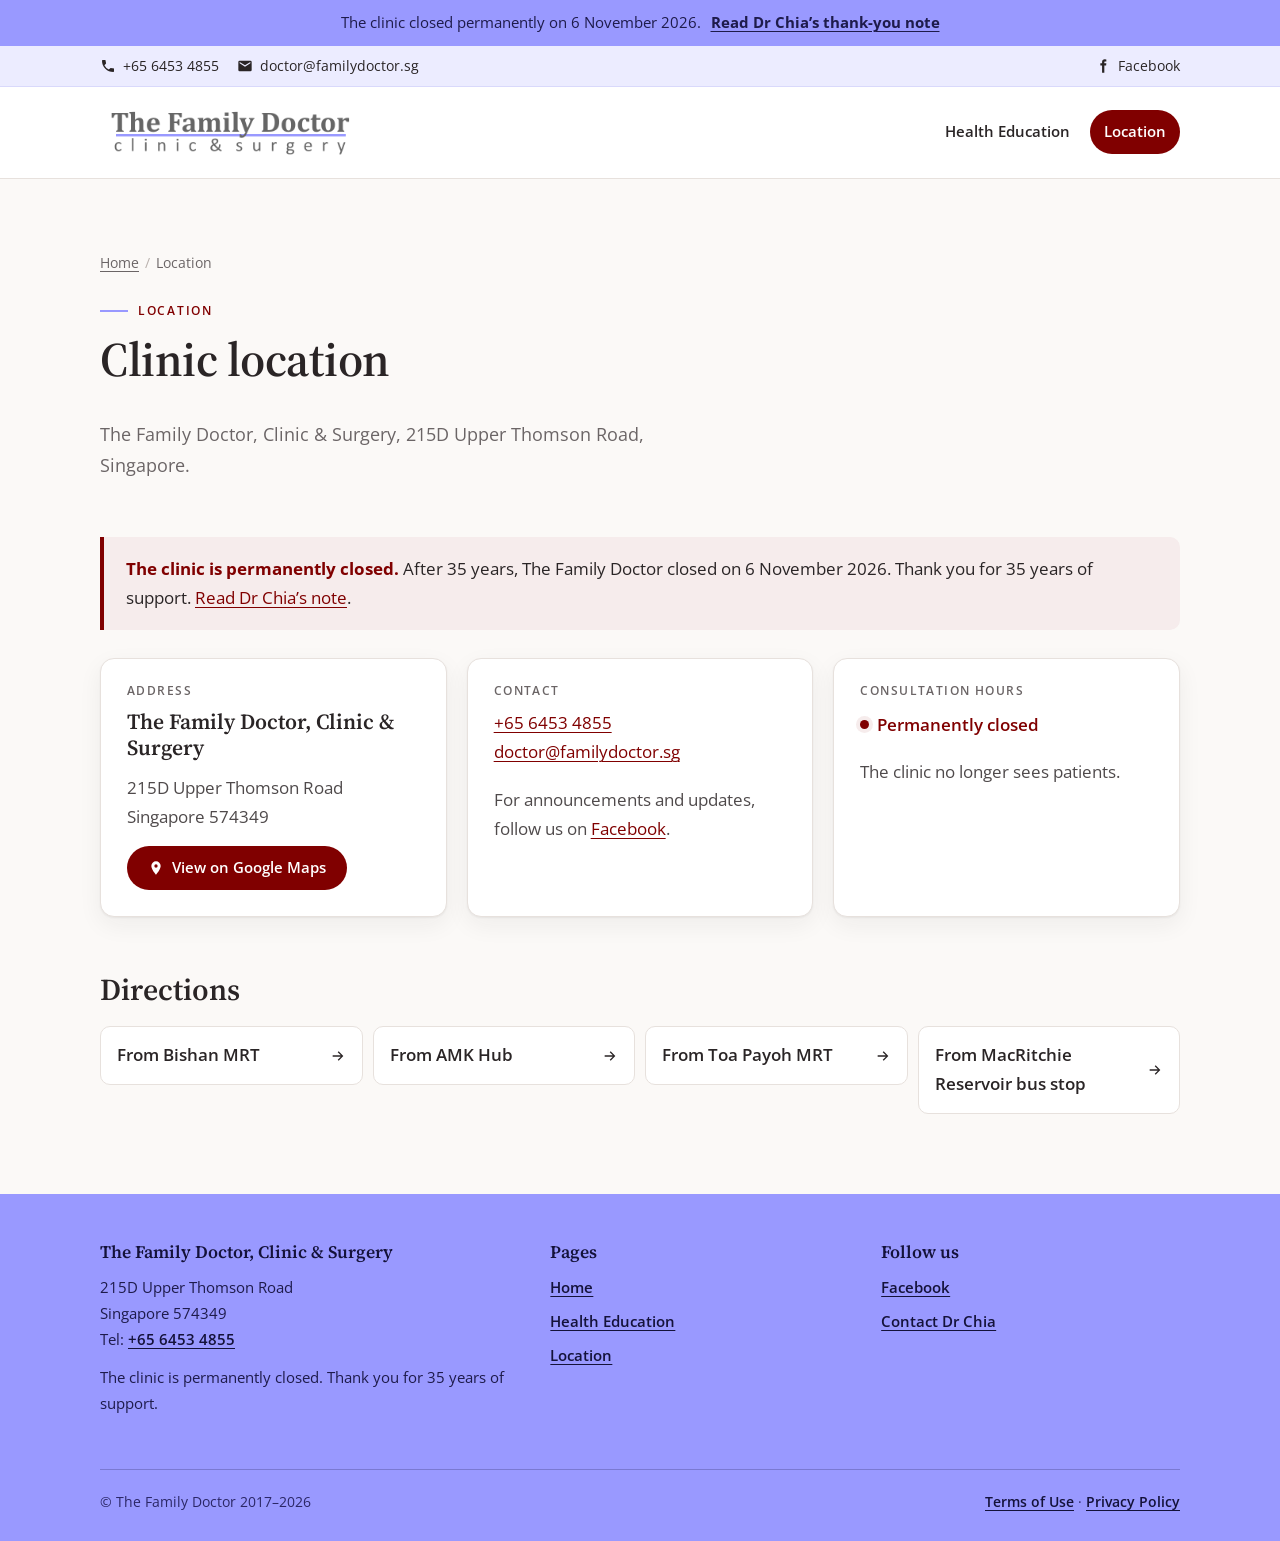
<file: location/index.html>
<!doctype html>
<html lang="en-SG">
<head>
<meta charset="utf-8">
<meta name="viewport" content="width=device-width, initial-scale=1">
<title>Location | The Family Doctor</title>
<meta name="description" content="Where The Family Doctor clinic was located: 215D Upper Thomson Road, Singapore 574349. The clinic closed permanently on 6 November 2026 after 35 years.">
<meta name="robots" content="index, follow, max-image-preview:large">
<link rel="canonical" href="https://familydoctor.sg/location/">
<meta name="theme-color" content="#800000">
<link rel="icon" href="../favicon.ico" sizes="any">
<link rel="icon" href="../assets/img/favicon.svg" type="image/svg+xml">
<link rel="apple-touch-icon" href="../assets/img/apple-touch-icon.png">
<link rel="manifest" href="../site.webmanifest">
<meta property="og:locale" content="en_SG">
<meta property="og:site_name" content="The Family Doctor">
<meta property="og:type" content="website">
<meta property="og:title" content="Location | The Family Doctor">
<meta property="og:description" content="Where The Family Doctor clinic was located: 215D Upper Thomson Road, Singapore 574349. The clinic closed permanently on 6 November 2026 after 35 years.">
<meta property="og:url" content="https://familydoctor.sg/location/">
<meta property="og:image" content="https://familydoctor.sg/assets/img/og-image.png">
<meta property="og:image:alt" content="The Family Doctor, clinic &amp; surgery logo">
<meta name="twitter:card" content="summary_large_image">
<meta name="twitter:title" content="Location | The Family Doctor">
<meta name="twitter:description" content="Where The Family Doctor clinic was located: 215D Upper Thomson Road, Singapore 574349. The clinic closed permanently on 6 November 2026 after 35 years.">
<meta name="twitter:image" content="https://familydoctor.sg/assets/img/og-image.png">
<meta name="twitter:image:alt" content="The Family Doctor, clinic &amp; surgery logo">
<link rel="preconnect" href="https://fonts.googleapis.com">
<link rel="preconnect" href="https://fonts.gstatic.com" crossorigin>
<link rel="stylesheet" href="https://fonts.googleapis.com/css2?family=Open+Sans:wght@400;600;700&family=Source+Serif+4:ital,opsz,wght@0,8..60,400;0,8..60,600;1,8..60,400&display=swap">
<link rel="stylesheet" href="../assets/css/style.css">
<script type="application/ld+json">
{
  "@context": "https://schema.org",
  "@graph": [
    {
      "@type": "WebSite",
      "@id": "https://familydoctor.sg/#website",
      "url": "https://familydoctor.sg/",
      "name": "The Family Doctor",
      "inLanguage": "en-SG",
      "publisher": {
        "@id": "https://familydoctor.sg/#clinic"
      }
    },
    {
      "@type": [
        "MedicalClinic",
        "MedicalBusiness"
      ],
      "@id": "https://familydoctor.sg/#clinic",
      "name": "The Family Doctor, Clinic & Surgery",
      "alternateName": "The Family Doctor",
      "url": "https://familydoctor.sg/",
      "logo": {
        "@type": "ImageObject",
        "url": "https://familydoctor.sg/assets/img/logo.png",
        "width": 656,
        "height": 140
      },
      "image": "https://familydoctor.sg/assets/img/og-image.png",
      "telephone": "+6564534855",
      "email": "doctor@familydoctor.sg",
      "address": {
        "@type": "PostalAddress",
        "streetAddress": "215D Upper Thomson Road",
        "addressLocality": "Singapore",
        "postalCode": "574349",
        "addressCountry": "SG"
      },
      "geo": {
        "@type": "GeoCoordinates",
        "latitude": 1.35232,
        "longitude": 103.83491
      },
      "hasMap": "https://www.google.com/maps/search/?api=1&query=The+Family+Doctor+215D+Upper+Thomson+Rd+Singapore+574349",
      "medicalSpecialty": "PrimaryCare",
      "description": "Family medical clinic and surgery on Upper Thomson Road, Singapore, run by Dr Daniel Chia for over 35 years. Permanently closed on 6 November 2026.",
      "sameAs": [
        "https://www.facebook.com/thefamilydoctorsingapore/"
      ],
      "founder": {
        "@id": "https://familydoctor.sg/#dr-daniel-chia"
      },
      "employee": {
        "@id": "https://familydoctor.sg/#dr-daniel-chia"
      }
    },
    {
      "@type": "BreadcrumbList",
      "itemListElement": [
        {
          "@type": "ListItem",
          "position": 1,
          "name": "Home",
          "item": "https://familydoctor.sg/"
        },
        {
          "@type": "ListItem",
          "position": 2,
          "name": "Location",
          "item": "https://familydoctor.sg/location/"
        }
      ]
    },
    {
      "@type": "WebPage",
      "url": "https://familydoctor.sg/location/",
      "name": "Location | The Family Doctor",
      "isPartOf": {
        "@id": "https://familydoctor.sg/#website"
      },
      "about": {
        "@id": "https://familydoctor.sg/#clinic"
      }
    }
  ]
}
</script>
</head>
<body>
<a class="skip" href="#main">Skip to content</a>
<div class="notice-banner" role="note"><div class="wrap">The clinic closed permanently on 6 November 2026. <a href="../#thank-you">Read Dr Chia&rsquo;s thank-you note</a></div></div>
<div class="topbar">
  <div class="wrap">
    <div class="contact">
      <a href="tel:+6564534855"><svg class="icon" viewBox="0 0 24 24" aria-hidden="true"><path d="M6.6 10.8a15.1 15.1 0 0 0 6.6 6.6l2.2-2.2a1 1 0 0 1 1-.25 11.4 11.4 0 0 0 3.6.57 1 1 0 0 1 1 1V20a1 1 0 0 1-1 1A17 17 0 0 1 3 4a1 1 0 0 1 1-1h3.5a1 1 0 0 1 1 1c0 1.25.2 2.45.57 3.6a1 1 0 0 1-.25 1z"/></svg><span>+65 6453 4855</span></a>
      <a href="mailto:doctor@familydoctor.sg?subject=Question%20from%20a%20patient"><svg class="icon" viewBox="0 0 24 24" aria-hidden="true"><path d="M20 4H4a2 2 0 0 0-2 2v12a2 2 0 0 0 2 2h16a2 2 0 0 0 2-2V6a2 2 0 0 0-2-2zm0 4-8 5-8-5V6l8 5 8-5z"/></svg><span>doctor@familydoctor.sg</span></a>
    </div>
    <div class="social">
      <a href="https://www.facebook.com/thefamilydoctorsingapore/" rel="noopener" target="_blank"><svg class="icon" viewBox="0 0 24 24" aria-hidden="true"><path d="M14 8V6.5c0-.7.2-1.2 1.2-1.2H17V2.2A24 24 0 0 0 14.6 2C12.2 2 10.6 3.5 10.6 6.1V8H8v3.4h2.6V22H14V11.4h2.7L17 8z"/></svg><span>Facebook</span></a>
    </div>
  </div>
</div>
<header class="site-header">
  <div class="wrap">
    <a class="brand" href="../" aria-label="The Family Doctor home"><img src="../assets/img/logo.png" width="656" height="140" alt="The Family Doctor, clinic &amp; surgery"></a>
    <nav class="nav" aria-label="Main">
      <a href="../blog/">Health Education</a>
      <a href="../location/" aria-current="page">Location</a>
    </nav>
  </div>
</header>
<main id="main">

<section class="page-head">
  <div class="wrap">
    <nav class="crumbs" aria-label="Breadcrumb"><ol><li><a href="../">Home</a></li><li aria-current="page">Location</li></ol></nav>
    <p class="eyebrow">Location</p>
    <h1>Clinic location</h1>
    <p class="lede">The Family Doctor, Clinic &amp; Surgery, 215D Upper Thomson Road, Singapore.</p>
  </div>
</section>
<section class="wrap">
  <div class="callout" role="note"><strong>The clinic is permanently closed.</strong> After 35 years, The Family Doctor closed on 6 November 2026. Thank you for 35 years of support. <a href="../#thank-you">Read Dr Chia&rsquo;s note</a>.</div>
  <div class="grid" style="margin-top:0">
    <div class="card">
      <p class="kicker">Address</p>
      <h2 style="margin-top:0;font-size:1.35rem">The Family Doctor, Clinic & Surgery</h2>
      <address>215D Upper Thomson Road<br>Singapore 574349</address>
      <p style="margin-top:14px"><a class="btn btn-primary" href="https://www.google.com/maps/search/?api=1&query=The+Family+Doctor+215D+Upper+Thomson+Rd+Singapore+574349" rel="noopener" target="_blank"><svg class="icon" viewBox="0 0 24 24" aria-hidden="true"><path d="M12 2a7 7 0 0 0-7 7c0 5.2 7 13 7 13s7-7.8 7-13a7 7 0 0 0-7-7zm0 9.5A2.5 2.5 0 1 1 12 6.5a2.5 2.5 0 0 1 0 5z"/></svg> View on Google Maps</a></p>
    </div>
    <div class="card">
      <p class="kicker">Contact</p>
      <p><a href="tel:+6564534855">+65 6453 4855</a><br><a href="mailto:doctor@familydoctor.sg?subject=Question%20from%20a%20patient">doctor@familydoctor.sg</a></p>
      <p>For announcements and updates, follow us on <a href="https://www.facebook.com/thefamilydoctorsingapore/" rel="noopener" target="_blank">Facebook</a>.</p>
    </div>
    <div class="card">
      <p class="kicker">Consultation hours</p>
      <p class="status">Permanently closed</p>
      <p>The clinic no longer sees patients.</p>
    </div>
  </div>
  <h2>Directions</h2>
  <ul class="directions">
<li><a href="https://www.google.com/maps/dir/?api=1&amp;origin=Bishan+MRT+Station&amp;destination=1.35232,103.83491" rel="noopener" target="_blank">From Bishan MRT <svg class="icon" viewBox="0 0 24 24" aria-hidden="true"><path d="M13 5l7 7-7 7-1.4-1.4 4.6-4.6H4v-2h12.2l-4.6-4.6z"/></svg></a></li>
<li><a href="https://www.google.com/maps/dir/?api=1&amp;origin=AMK+Hub&amp;destination=1.35232,103.83491" rel="noopener" target="_blank">From AMK Hub <svg class="icon" viewBox="0 0 24 24" aria-hidden="true"><path d="M13 5l7 7-7 7-1.4-1.4 4.6-4.6H4v-2h12.2l-4.6-4.6z"/></svg></a></li>
<li><a href="https://www.google.com/maps/dir/?api=1&amp;origin=Toa+Payoh+MRT+Station&amp;destination=1.35232,103.83491" rel="noopener" target="_blank">From Toa Payoh MRT <svg class="icon" viewBox="0 0 24 24" aria-hidden="true"><path d="M13 5l7 7-7 7-1.4-1.4 4.6-4.6H4v-2h12.2l-4.6-4.6z"/></svg></a></li>
<li><a href="https://www.google.com/maps/dir/?api=1&amp;origin=MacRitchie+Reservoir+Bus+Stop&amp;destination=1.35232,103.83491" rel="noopener" target="_blank">From MacRitchie Reservoir bus stop <svg class="icon" viewBox="0 0 24 24" aria-hidden="true"><path d="M13 5l7 7-7 7-1.4-1.4 4.6-4.6H4v-2h12.2l-4.6-4.6z"/></svg></a></li>
  </ul>
</section>

</main>
<footer class="site-footer">
  <div class="wrap">
    <div class="foot-grid">
      <div>
        <h2>The Family Doctor, Clinic & Surgery</h2>
        <address>215D Upper Thomson Road<br>Singapore 574349<br>Tel: <a href="tel:+6564534855">+65 6453 4855</a></address>
        <p style="margin-top:12px">The clinic is permanently closed. Thank you for 35 years of support.</p>
      </div>
      <div>
        <h2>Pages</h2>
        <ul>
          <li><a href="../">Home</a></li>
          <li><a href="../blog/">Health Education</a></li>
          <li><a href="../location/">Location</a></li>
        </ul>
      </div>
      <div>
        <h2>Follow us</h2>
        <ul>
          <li><a href="https://www.facebook.com/thefamilydoctorsingapore/" rel="noopener" target="_blank">Facebook</a></li>
          <li><a href="mailto:doctor@familydoctor.sg?subject=Question%20from%20a%20patient">Contact Dr Chia</a></li>
        </ul>
      </div>
    </div>
    <div class="foot-base">
      <span>&copy; The Family Doctor 2017&ndash;2026</span>
      <span><a href="../terms-of-use/">Terms of Use</a> &middot; <a href="../privacy-policy/">Privacy Policy</a></span>
    </div>
  </div>
</footer>
<script>
/* Opened from disk: point folder links at their index.html so navigation works offline. */
if (location.protocol === "file:") {
  document.querySelectorAll("a[href]").forEach(function (a) {
    var h = a.getAttribute("href");
    if (/^(https?:|mailto:|tel:|#)/.test(h)) return;
    var parts = h.split("#");
    if (parts[0] === "" || /\/$/.test(parts[0])) {
      a.setAttribute("href", parts[0] + "index.html" + (parts[1] !== undefined ? "#" + parts[1] : ""));
    }
  });
}
</script>
</body>
</html>
</file>
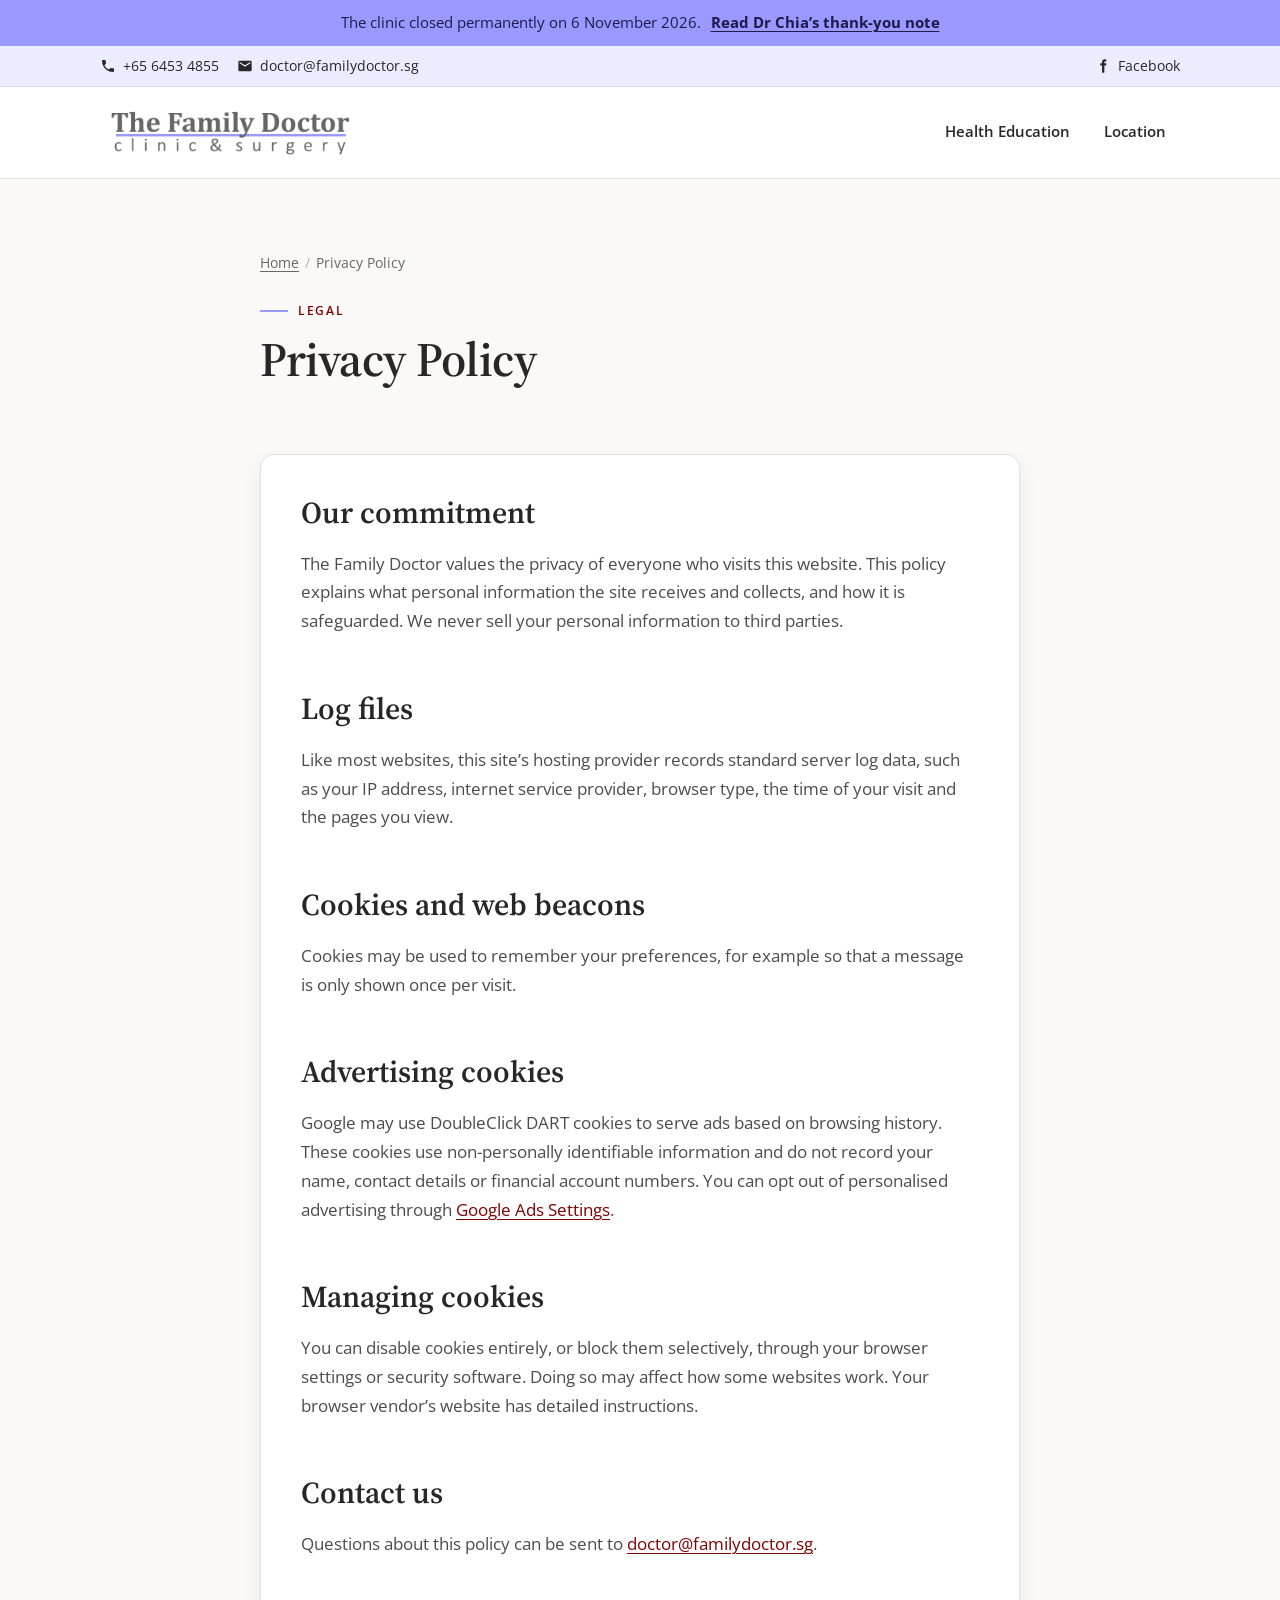
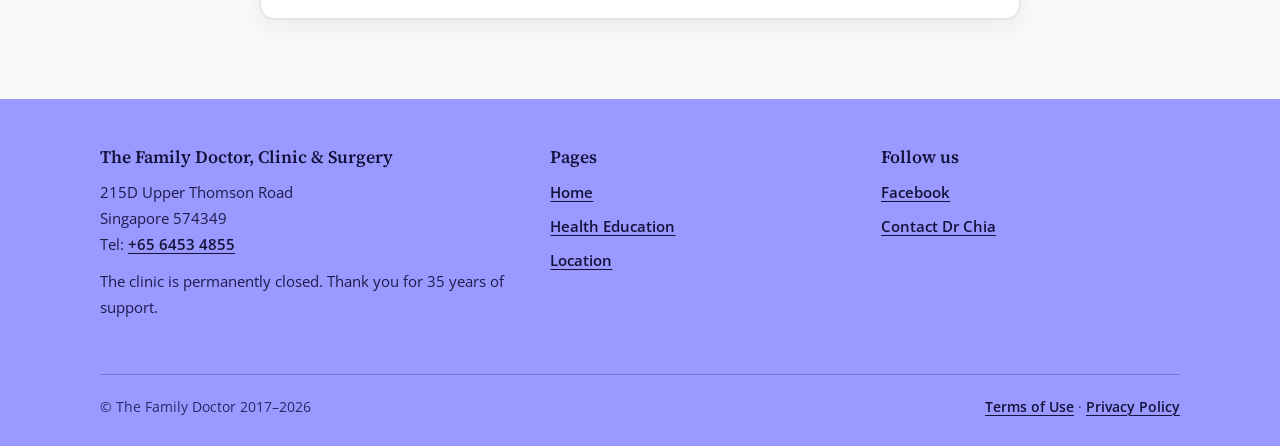
<file: privacy-policy/index.html>
<!doctype html>
<html lang="en-SG">
<head>
<meta charset="utf-8">
<meta name="viewport" content="width=device-width, initial-scale=1">
<title>Privacy Policy | The Family Doctor</title>
<meta name="description" content="Privacy Policy for familydoctor.sg: what information The Family Doctor website collects, how cookies are used, and how you can control them.">
<meta name="robots" content="index, follow, max-image-preview:large">
<link rel="canonical" href="https://familydoctor.sg/privacy-policy/">
<meta name="theme-color" content="#800000">
<link rel="icon" href="../favicon.ico" sizes="any">
<link rel="icon" href="../assets/img/favicon.svg" type="image/svg+xml">
<link rel="apple-touch-icon" href="../assets/img/apple-touch-icon.png">
<link rel="manifest" href="../site.webmanifest">
<meta property="og:locale" content="en_SG">
<meta property="og:site_name" content="The Family Doctor">
<meta property="og:type" content="website">
<meta property="og:title" content="Privacy Policy | The Family Doctor">
<meta property="og:description" content="Privacy Policy for familydoctor.sg: what information The Family Doctor website collects, how cookies are used, and how you can control them.">
<meta property="og:url" content="https://familydoctor.sg/privacy-policy/">
<meta property="og:image" content="https://familydoctor.sg/assets/img/og-image.png">
<meta property="og:image:alt" content="The Family Doctor, clinic &amp; surgery logo">
<meta name="twitter:card" content="summary_large_image">
<meta name="twitter:title" content="Privacy Policy | The Family Doctor">
<meta name="twitter:description" content="Privacy Policy for familydoctor.sg: what information The Family Doctor website collects, how cookies are used, and how you can control them.">
<meta name="twitter:image" content="https://familydoctor.sg/assets/img/og-image.png">
<meta name="twitter:image:alt" content="The Family Doctor, clinic &amp; surgery logo">
<link rel="preconnect" href="https://fonts.googleapis.com">
<link rel="preconnect" href="https://fonts.gstatic.com" crossorigin>
<link rel="stylesheet" href="https://fonts.googleapis.com/css2?family=Open+Sans:wght@400;600;700&family=Source+Serif+4:ital,opsz,wght@0,8..60,400;0,8..60,600;1,8..60,400&display=swap">
<link rel="stylesheet" href="../assets/css/style.css">
<script type="application/ld+json">
{
  "@context": "https://schema.org",
  "@graph": [
    {
      "@type": "WebSite",
      "@id": "https://familydoctor.sg/#website",
      "url": "https://familydoctor.sg/",
      "name": "The Family Doctor",
      "inLanguage": "en-SG",
      "publisher": {
        "@id": "https://familydoctor.sg/#clinic"
      }
    },
    {
      "@type": "BreadcrumbList",
      "itemListElement": [
        {
          "@type": "ListItem",
          "position": 1,
          "name": "Home",
          "item": "https://familydoctor.sg/"
        },
        {
          "@type": "ListItem",
          "position": 2,
          "name": "Privacy Policy",
          "item": "https://familydoctor.sg/privacy-policy/"
        }
      ]
    },
    {
      "@type": "WebPage",
      "url": "https://familydoctor.sg/privacy-policy/",
      "name": "Privacy Policy | The Family Doctor",
      "isPartOf": {
        "@id": "https://familydoctor.sg/#website"
      }
    }
  ]
}
</script>
</head>
<body>
<a class="skip" href="#main">Skip to content</a>
<div class="notice-banner" role="note"><div class="wrap">The clinic closed permanently on 6 November 2026. <a href="../#thank-you">Read Dr Chia&rsquo;s thank-you note</a></div></div>
<div class="topbar">
  <div class="wrap">
    <div class="contact">
      <a href="tel:+6564534855"><svg class="icon" viewBox="0 0 24 24" aria-hidden="true"><path d="M6.6 10.8a15.1 15.1 0 0 0 6.6 6.6l2.2-2.2a1 1 0 0 1 1-.25 11.4 11.4 0 0 0 3.6.57 1 1 0 0 1 1 1V20a1 1 0 0 1-1 1A17 17 0 0 1 3 4a1 1 0 0 1 1-1h3.5a1 1 0 0 1 1 1c0 1.25.2 2.45.57 3.6a1 1 0 0 1-.25 1z"/></svg><span>+65 6453 4855</span></a>
      <a href="mailto:doctor@familydoctor.sg?subject=Question%20from%20a%20patient"><svg class="icon" viewBox="0 0 24 24" aria-hidden="true"><path d="M20 4H4a2 2 0 0 0-2 2v12a2 2 0 0 0 2 2h16a2 2 0 0 0 2-2V6a2 2 0 0 0-2-2zm0 4-8 5-8-5V6l8 5 8-5z"/></svg><span>doctor@familydoctor.sg</span></a>
    </div>
    <div class="social">
      <a href="https://www.facebook.com/thefamilydoctorsingapore/" rel="noopener" target="_blank"><svg class="icon" viewBox="0 0 24 24" aria-hidden="true"><path d="M14 8V6.5c0-.7.2-1.2 1.2-1.2H17V2.2A24 24 0 0 0 14.6 2C12.2 2 10.6 3.5 10.6 6.1V8H8v3.4h2.6V22H14V11.4h2.7L17 8z"/></svg><span>Facebook</span></a>
    </div>
  </div>
</div>
<header class="site-header">
  <div class="wrap">
    <a class="brand" href="../" aria-label="The Family Doctor home"><img src="../assets/img/logo.png" width="656" height="140" alt="The Family Doctor, clinic &amp; surgery"></a>
    <nav class="nav" aria-label="Main">
      <a href="../blog/">Health Education</a>
      <a href="../location/">Location</a>
    </nav>
  </div>
</header>
<main id="main">

<section class="page-head">
  <div class="narrow">
    <nav class="crumbs" aria-label="Breadcrumb"><ol><li><a href="../">Home</a></li><li aria-current="page">Privacy Policy</li></ol></nav>
    <p class="eyebrow">Legal</p>
    <h1>Privacy Policy</h1>
  </div>
</section>
<div class="narrow"><div class="panel prose">
<h2>Our commitment</h2>
<p>The Family Doctor values the privacy of everyone who visits this website. This policy explains what personal information the site receives and collects, and how it is safeguarded. We never sell your personal information to third parties.</p>
<h2>Log files</h2>
<p>Like most websites, this site&rsquo;s hosting provider records standard server log data, such as your IP address, internet service provider, browser type, the time of your visit and the pages you view.</p>
<h2>Cookies and web beacons</h2>
<p>Cookies may be used to remember your preferences, for example so that a message is only shown once per visit.</p>
<h2>Advertising cookies</h2>
<p>Google may use DoubleClick DART cookies to serve ads based on browsing history. These cookies use non-personally identifiable information and do not record your name, contact details or financial account numbers. You can opt out of personalised advertising through <a href="https://adssettings.google.com/" rel="noopener" target="_blank">Google Ads Settings</a>.</p>
<h2>Managing cookies</h2>
<p>You can disable cookies entirely, or block them selectively, through your browser settings or security software. Doing so may affect how some websites work. Your browser vendor&rsquo;s website has detailed instructions.</p>
<h2>Contact us</h2>
<p>Questions about this policy can be sent to <a href="mailto:doctor@familydoctor.sg?subject=Question%20from%20a%20patient">doctor@familydoctor.sg</a>.</p>
</div></div>

</main>
<footer class="site-footer">
  <div class="wrap">
    <div class="foot-grid">
      <div>
        <h2>The Family Doctor, Clinic & Surgery</h2>
        <address>215D Upper Thomson Road<br>Singapore 574349<br>Tel: <a href="tel:+6564534855">+65 6453 4855</a></address>
        <p style="margin-top:12px">The clinic is permanently closed. Thank you for 35 years of support.</p>
      </div>
      <div>
        <h2>Pages</h2>
        <ul>
          <li><a href="../">Home</a></li>
          <li><a href="../blog/">Health Education</a></li>
          <li><a href="../location/">Location</a></li>
        </ul>
      </div>
      <div>
        <h2>Follow us</h2>
        <ul>
          <li><a href="https://www.facebook.com/thefamilydoctorsingapore/" rel="noopener" target="_blank">Facebook</a></li>
          <li><a href="mailto:doctor@familydoctor.sg?subject=Question%20from%20a%20patient">Contact Dr Chia</a></li>
        </ul>
      </div>
    </div>
    <div class="foot-base">
      <span>&copy; The Family Doctor 2017&ndash;2026</span>
      <span><a href="../terms-of-use/">Terms of Use</a> &middot; <a href="../privacy-policy/">Privacy Policy</a></span>
    </div>
  </div>
</footer>
<script>
/* Opened from disk: point folder links at their index.html so navigation works offline. */
if (location.protocol === "file:") {
  document.querySelectorAll("a[href]").forEach(function (a) {
    var h = a.getAttribute("href");
    if (/^(https?:|mailto:|tel:|#)/.test(h)) return;
    var parts = h.split("#");
    if (parts[0] === "" || /\/$/.test(parts[0])) {
      a.setAttribute("href", parts[0] + "index.html" + (parts[1] !== undefined ? "#" + parts[1] : ""));
    }
  });
}
</script>
</body>
</html>
</file>
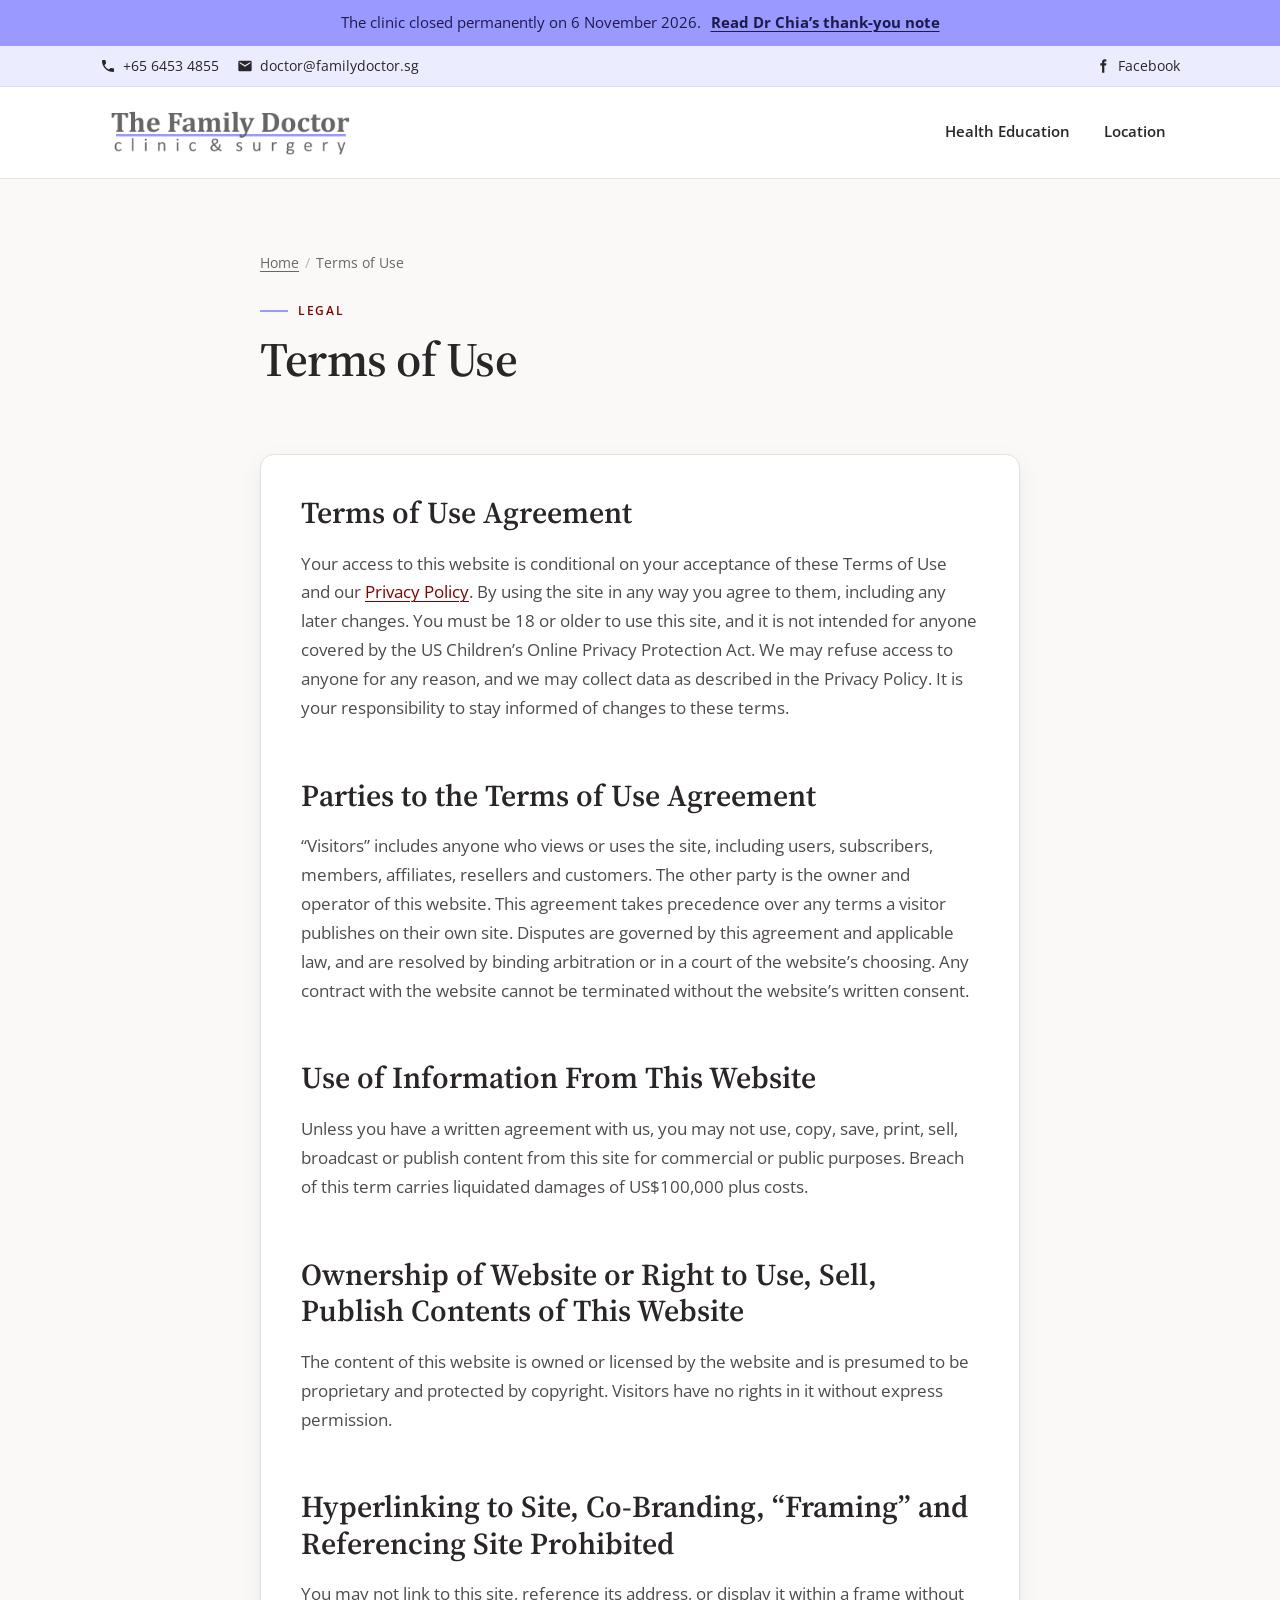
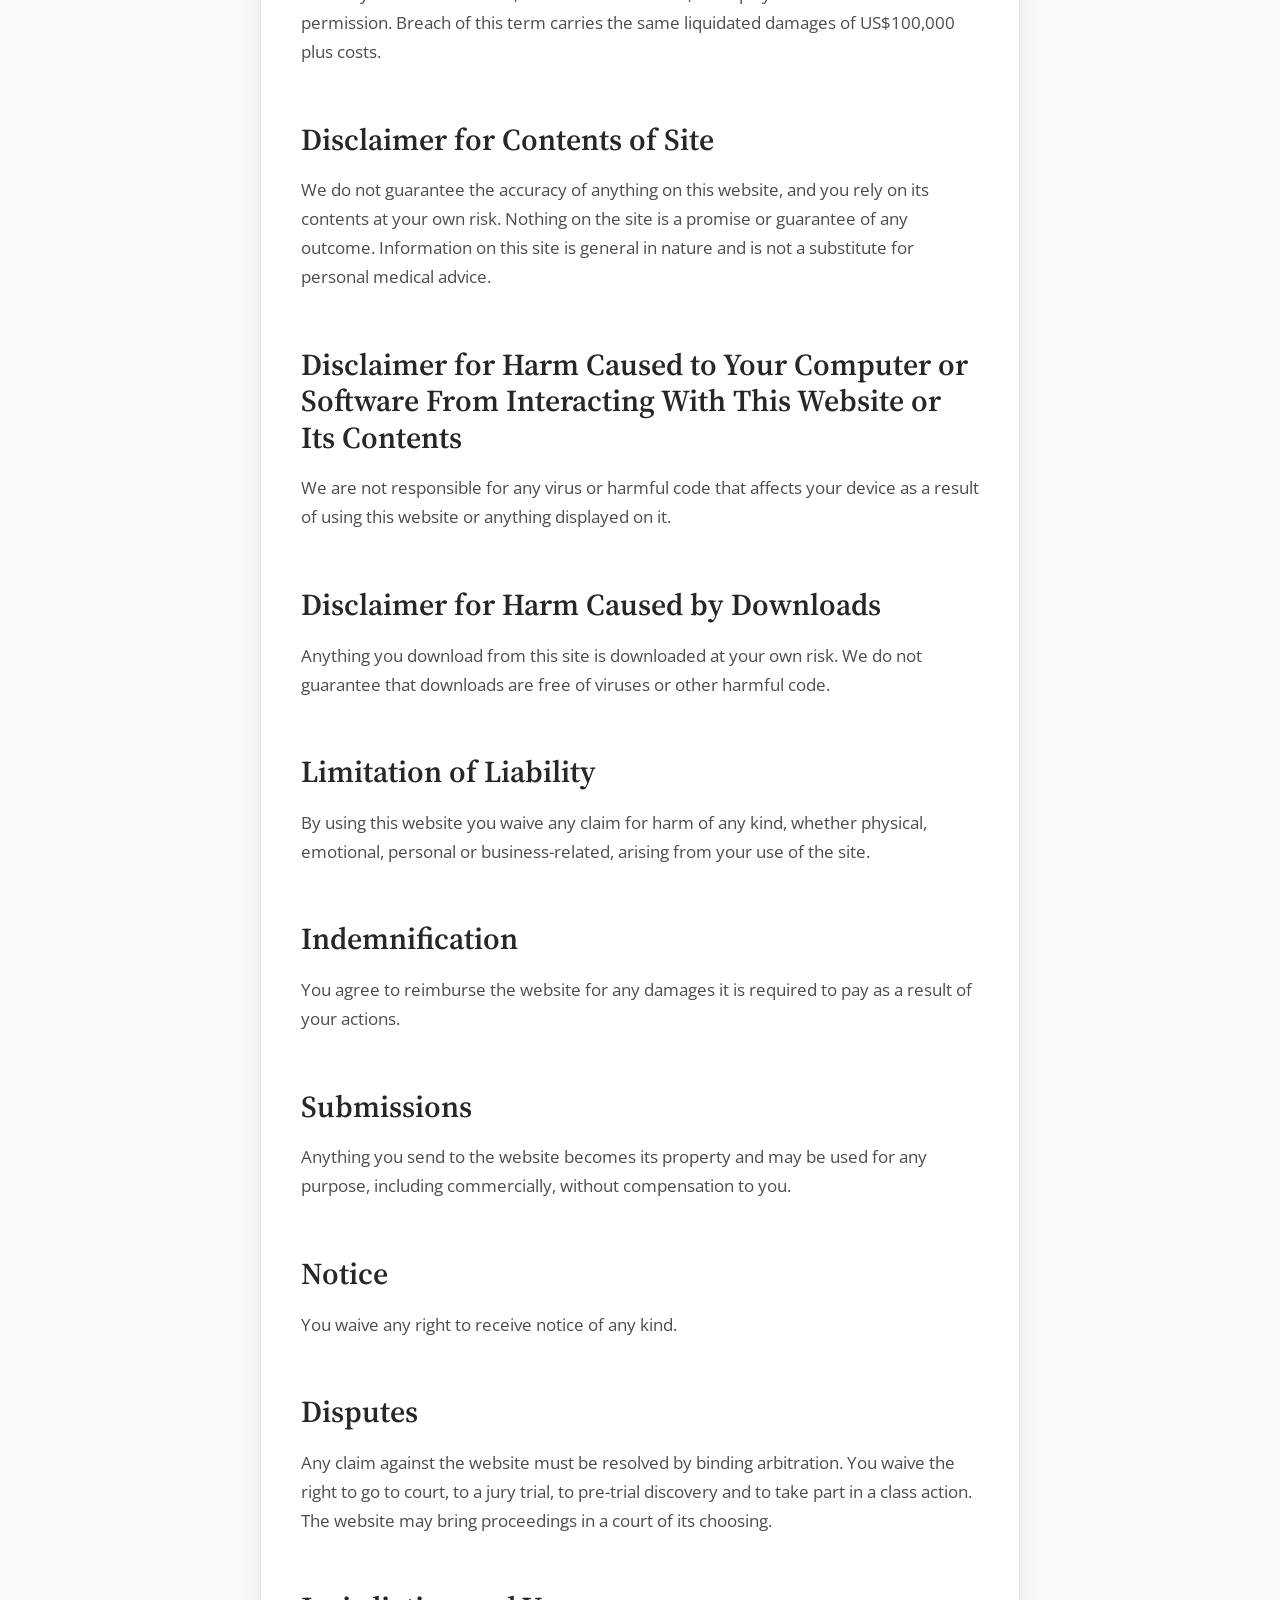
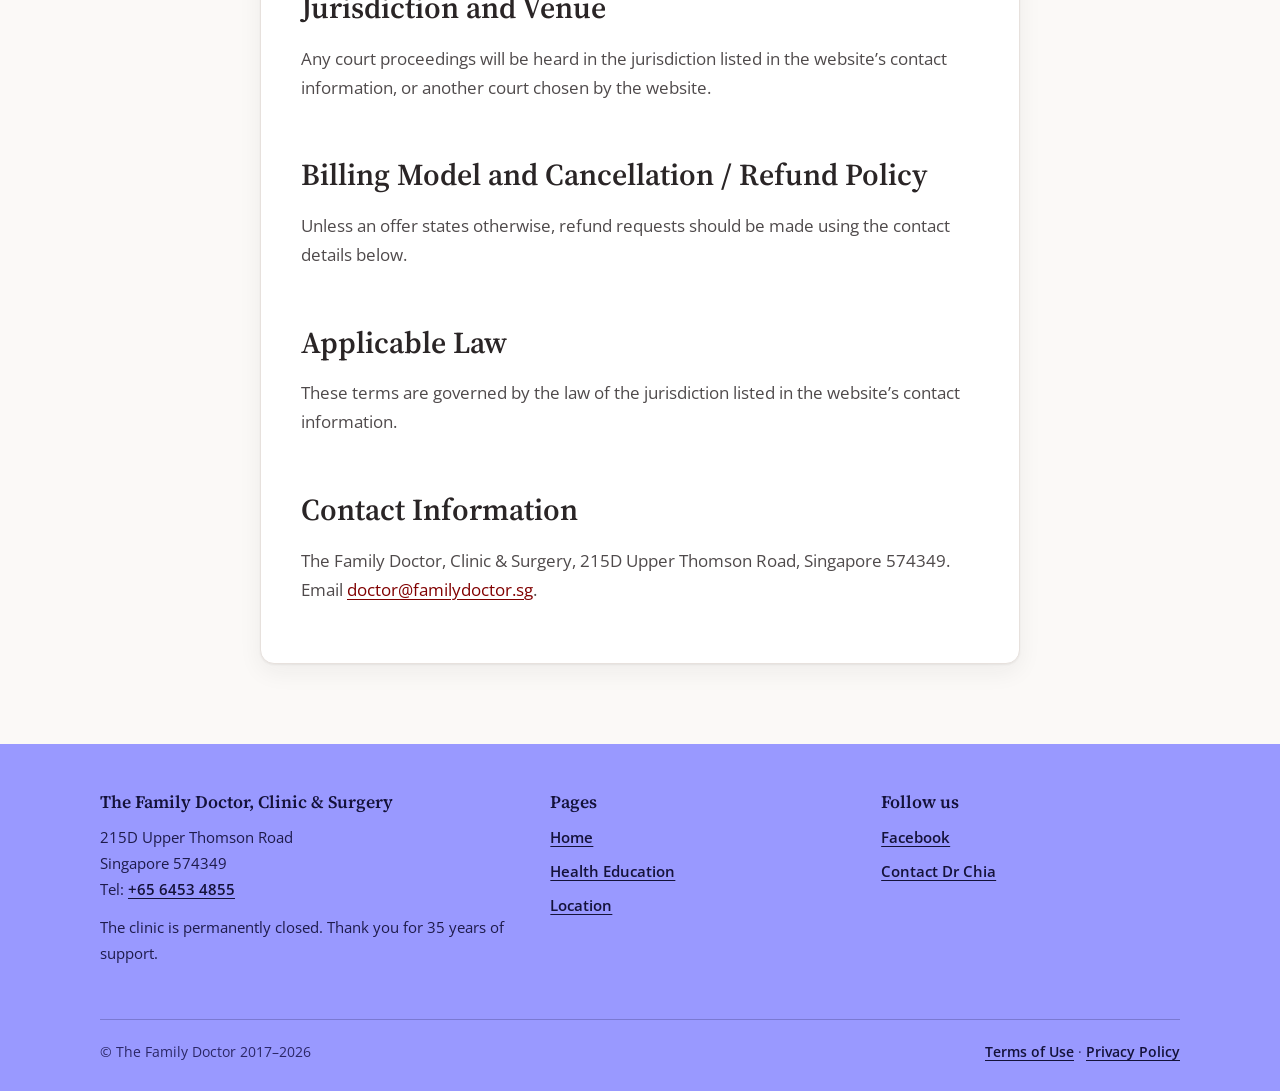
<file: terms-of-use/index.html>
<!doctype html>
<html lang="en-SG">
<head>
<meta charset="utf-8">
<meta name="viewport" content="width=device-width, initial-scale=1">
<title>Terms of Use | The Family Doctor</title>
<meta name="description" content="Terms of Use for familydoctor.sg, the website of The Family Doctor clinic and surgery in Singapore: content ownership, disclaimers and limitation of liability.">
<meta name="robots" content="index, follow, max-image-preview:large">
<link rel="canonical" href="https://familydoctor.sg/terms-of-use/">
<meta name="theme-color" content="#800000">
<link rel="icon" href="../favicon.ico" sizes="any">
<link rel="icon" href="../assets/img/favicon.svg" type="image/svg+xml">
<link rel="apple-touch-icon" href="../assets/img/apple-touch-icon.png">
<link rel="manifest" href="../site.webmanifest">
<meta property="og:locale" content="en_SG">
<meta property="og:site_name" content="The Family Doctor">
<meta property="og:type" content="website">
<meta property="og:title" content="Terms of Use | The Family Doctor">
<meta property="og:description" content="Terms of Use for familydoctor.sg, the website of The Family Doctor clinic and surgery in Singapore: content ownership, disclaimers and limitation of liability.">
<meta property="og:url" content="https://familydoctor.sg/terms-of-use/">
<meta property="og:image" content="https://familydoctor.sg/assets/img/og-image.png">
<meta property="og:image:alt" content="The Family Doctor, clinic &amp; surgery logo">
<meta name="twitter:card" content="summary_large_image">
<meta name="twitter:title" content="Terms of Use | The Family Doctor">
<meta name="twitter:description" content="Terms of Use for familydoctor.sg, the website of The Family Doctor clinic and surgery in Singapore: content ownership, disclaimers and limitation of liability.">
<meta name="twitter:image" content="https://familydoctor.sg/assets/img/og-image.png">
<meta name="twitter:image:alt" content="The Family Doctor, clinic &amp; surgery logo">
<link rel="preconnect" href="https://fonts.googleapis.com">
<link rel="preconnect" href="https://fonts.gstatic.com" crossorigin>
<link rel="stylesheet" href="https://fonts.googleapis.com/css2?family=Open+Sans:wght@400;600;700&family=Source+Serif+4:ital,opsz,wght@0,8..60,400;0,8..60,600;1,8..60,400&display=swap">
<link rel="stylesheet" href="../assets/css/style.css">
<script type="application/ld+json">
{
  "@context": "https://schema.org",
  "@graph": [
    {
      "@type": "WebSite",
      "@id": "https://familydoctor.sg/#website",
      "url": "https://familydoctor.sg/",
      "name": "The Family Doctor",
      "inLanguage": "en-SG",
      "publisher": {
        "@id": "https://familydoctor.sg/#clinic"
      }
    },
    {
      "@type": "BreadcrumbList",
      "itemListElement": [
        {
          "@type": "ListItem",
          "position": 1,
          "name": "Home",
          "item": "https://familydoctor.sg/"
        },
        {
          "@type": "ListItem",
          "position": 2,
          "name": "Terms of Use",
          "item": "https://familydoctor.sg/terms-of-use/"
        }
      ]
    },
    {
      "@type": "WebPage",
      "url": "https://familydoctor.sg/terms-of-use/",
      "name": "Terms of Use | The Family Doctor",
      "isPartOf": {
        "@id": "https://familydoctor.sg/#website"
      }
    }
  ]
}
</script>
</head>
<body>
<a class="skip" href="#main">Skip to content</a>
<div class="notice-banner" role="note"><div class="wrap">The clinic closed permanently on 6 November 2026. <a href="../#thank-you">Read Dr Chia&rsquo;s thank-you note</a></div></div>
<div class="topbar">
  <div class="wrap">
    <div class="contact">
      <a href="tel:+6564534855"><svg class="icon" viewBox="0 0 24 24" aria-hidden="true"><path d="M6.6 10.8a15.1 15.1 0 0 0 6.6 6.6l2.2-2.2a1 1 0 0 1 1-.25 11.4 11.4 0 0 0 3.6.57 1 1 0 0 1 1 1V20a1 1 0 0 1-1 1A17 17 0 0 1 3 4a1 1 0 0 1 1-1h3.5a1 1 0 0 1 1 1c0 1.25.2 2.45.57 3.6a1 1 0 0 1-.25 1z"/></svg><span>+65 6453 4855</span></a>
      <a href="mailto:doctor@familydoctor.sg?subject=Question%20from%20a%20patient"><svg class="icon" viewBox="0 0 24 24" aria-hidden="true"><path d="M20 4H4a2 2 0 0 0-2 2v12a2 2 0 0 0 2 2h16a2 2 0 0 0 2-2V6a2 2 0 0 0-2-2zm0 4-8 5-8-5V6l8 5 8-5z"/></svg><span>doctor@familydoctor.sg</span></a>
    </div>
    <div class="social">
      <a href="https://www.facebook.com/thefamilydoctorsingapore/" rel="noopener" target="_blank"><svg class="icon" viewBox="0 0 24 24" aria-hidden="true"><path d="M14 8V6.5c0-.7.2-1.2 1.2-1.2H17V2.2A24 24 0 0 0 14.6 2C12.2 2 10.6 3.5 10.6 6.1V8H8v3.4h2.6V22H14V11.4h2.7L17 8z"/></svg><span>Facebook</span></a>
    </div>
  </div>
</div>
<header class="site-header">
  <div class="wrap">
    <a class="brand" href="../" aria-label="The Family Doctor home"><img src="../assets/img/logo.png" width="656" height="140" alt="The Family Doctor, clinic &amp; surgery"></a>
    <nav class="nav" aria-label="Main">
      <a href="../blog/">Health Education</a>
      <a href="../location/">Location</a>
    </nav>
  </div>
</header>
<main id="main">

<section class="page-head">
  <div class="narrow">
    <nav class="crumbs" aria-label="Breadcrumb"><ol><li><a href="../">Home</a></li><li aria-current="page">Terms of Use</li></ol></nav>
    <p class="eyebrow">Legal</p>
    <h1>Terms of Use</h1>
  </div>
</section>
<div class="narrow"><div class="panel prose">
<h2>Terms of Use Agreement</h2>
<p>Your access to this website is conditional on your acceptance of these Terms of Use and our <a href="../privacy-policy/">Privacy Policy</a>. By using the site in any way you agree to them, including any later changes. You must be 18 or older to use this site, and it is not intended for anyone covered by the US Children&rsquo;s Online Privacy Protection Act. We may refuse access to anyone for any reason, and we may collect data as described in the Privacy Policy. It is your responsibility to stay informed of changes to these terms.</p>
<h2>Parties to the Terms of Use Agreement</h2>
<p>&ldquo;Visitors&rdquo; includes anyone who views or uses the site, including users, subscribers, members, affiliates, resellers and customers. The other party is the owner and operator of this website. This agreement takes precedence over any terms a visitor publishes on their own site. Disputes are governed by this agreement and applicable law, and are resolved by binding arbitration or in a court of the website&rsquo;s choosing. Any contract with the website cannot be terminated without the website&rsquo;s written consent.</p>
<h2>Use of Information From This Website</h2>
<p>Unless you have a written agreement with us, you may not use, copy, save, print, sell, broadcast or publish content from this site for commercial or public purposes. Breach of this term carries liquidated damages of US$100,000 plus costs.</p>
<h2>Ownership of Website or Right to Use, Sell, Publish Contents of This Website</h2>
<p>The content of this website is owned or licensed by the website and is presumed to be proprietary and protected by copyright. Visitors have no rights in it without express permission.</p>
<h2>Hyperlinking to Site, Co-Branding, &ldquo;Framing&rdquo; and Referencing Site Prohibited</h2>
<p>You may not link to this site, reference its address, or display it within a frame without permission. Breach of this term carries the same liquidated damages of US$100,000 plus costs.</p>
<h2>Disclaimer for Contents of Site</h2>
<p>We do not guarantee the accuracy of anything on this website, and you rely on its contents at your own risk. Nothing on the site is a promise or guarantee of any outcome. Information on this site is general in nature and is not a substitute for personal medical advice.</p>
<h2>Disclaimer for Harm Caused to Your Computer or Software From Interacting With This Website or Its Contents</h2>
<p>We are not responsible for any virus or harmful code that affects your device as a result of using this website or anything displayed on it.</p>
<h2>Disclaimer for Harm Caused by Downloads</h2>
<p>Anything you download from this site is downloaded at your own risk. We do not guarantee that downloads are free of viruses or other harmful code.</p>
<h2>Limitation of Liability</h2>
<p>By using this website you waive any claim for harm of any kind, whether physical, emotional, personal or business-related, arising from your use of the site.</p>
<h2>Indemnification</h2>
<p>You agree to reimburse the website for any damages it is required to pay as a result of your actions.</p>
<h2>Submissions</h2>
<p>Anything you send to the website becomes its property and may be used for any purpose, including commercially, without compensation to you.</p>
<h2>Notice</h2>
<p>You waive any right to receive notice of any kind.</p>
<h2>Disputes</h2>
<p>Any claim against the website must be resolved by binding arbitration. You waive the right to go to court, to a jury trial, to pre-trial discovery and to take part in a class action. The website may bring proceedings in a court of its choosing.</p>
<h2>Jurisdiction and Venue</h2>
<p>Any court proceedings will be heard in the jurisdiction listed in the website&rsquo;s contact information, or another court chosen by the website.</p>
<h2>Billing Model and Cancellation / Refund Policy</h2>
<p>Unless an offer states otherwise, refund requests should be made using the contact details below.</p>
<h2>Applicable Law</h2>
<p>These terms are governed by the law of the jurisdiction listed in the website&rsquo;s contact information.</p>
<h2>Contact Information</h2>
<p>The Family Doctor, Clinic & Surgery, 215D Upper Thomson Road, Singapore 574349. Email <a href="mailto:doctor@familydoctor.sg?subject=Question%20from%20a%20patient">doctor@familydoctor.sg</a>.</p>
</div></div>

</main>
<footer class="site-footer">
  <div class="wrap">
    <div class="foot-grid">
      <div>
        <h2>The Family Doctor, Clinic & Surgery</h2>
        <address>215D Upper Thomson Road<br>Singapore 574349<br>Tel: <a href="tel:+6564534855">+65 6453 4855</a></address>
        <p style="margin-top:12px">The clinic is permanently closed. Thank you for 35 years of support.</p>
      </div>
      <div>
        <h2>Pages</h2>
        <ul>
          <li><a href="../">Home</a></li>
          <li><a href="../blog/">Health Education</a></li>
          <li><a href="../location/">Location</a></li>
        </ul>
      </div>
      <div>
        <h2>Follow us</h2>
        <ul>
          <li><a href="https://www.facebook.com/thefamilydoctorsingapore/" rel="noopener" target="_blank">Facebook</a></li>
          <li><a href="mailto:doctor@familydoctor.sg?subject=Question%20from%20a%20patient">Contact Dr Chia</a></li>
        </ul>
      </div>
    </div>
    <div class="foot-base">
      <span>&copy; The Family Doctor 2017&ndash;2026</span>
      <span><a href="../terms-of-use/">Terms of Use</a> &middot; <a href="../privacy-policy/">Privacy Policy</a></span>
    </div>
  </div>
</footer>
<script>
/* Opened from disk: point folder links at their index.html so navigation works offline. */
if (location.protocol === "file:") {
  document.querySelectorAll("a[href]").forEach(function (a) {
    var h = a.getAttribute("href");
    if (/^(https?:|mailto:|tel:|#)/.test(h)) return;
    var parts = h.split("#");
    if (parts[0] === "" || /\/$/.test(parts[0])) {
      a.setAttribute("href", parts[0] + "index.html" + (parts[1] !== undefined ? "#" + parts[1] : ""));
    }
  });
}
</script>
</body>
</html>
</file>
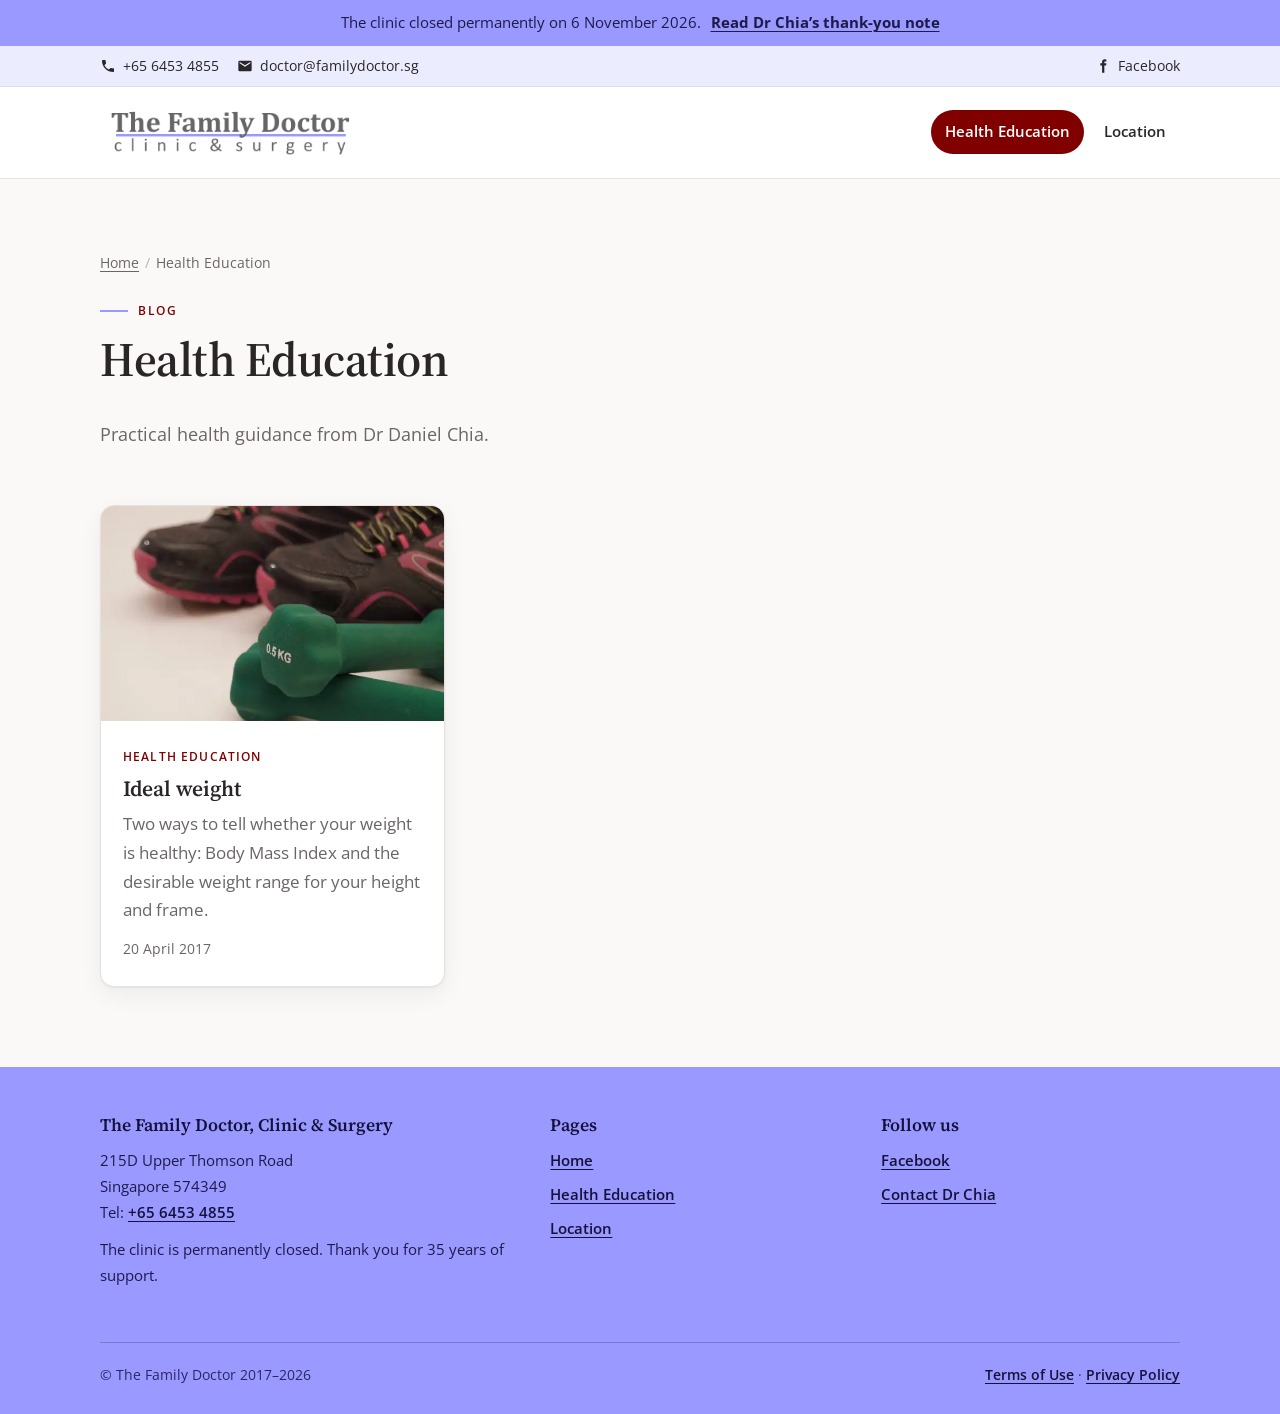
<file: category/health-education/index.html>
<!doctype html>
<html lang="en-SG">
<head>
<meta charset="utf-8">
<meta name="viewport" content="width=device-width, initial-scale=1">
<title>Health Education | The Family Doctor</title>
<meta name="description" content="Health Education articles from The Family Doctor clinic in Singapore: practical guidance from Dr Daniel Chia on weight, BMI and everyday family health.">
<meta name="robots" content="index, follow, max-image-preview:large">
<link rel="canonical" href="https://familydoctor.sg/category/health-education/">
<meta name="theme-color" content="#800000">
<link rel="icon" href="../../favicon.ico" sizes="any">
<link rel="icon" href="../../assets/img/favicon.svg" type="image/svg+xml">
<link rel="apple-touch-icon" href="../../assets/img/apple-touch-icon.png">
<link rel="manifest" href="../../site.webmanifest">
<meta property="og:locale" content="en_SG">
<meta property="og:site_name" content="The Family Doctor">
<meta property="og:type" content="website">
<meta property="og:title" content="Health Education | The Family Doctor">
<meta property="og:description" content="Health Education articles from The Family Doctor clinic in Singapore: practical guidance from Dr Daniel Chia on weight, BMI and everyday family health.">
<meta property="og:url" content="https://familydoctor.sg/category/health-education/">
<meta property="og:image" content="https://familydoctor.sg/assets/img/og-image.png">
<meta property="og:image:alt" content="The Family Doctor, clinic &amp; surgery logo">
<meta name="twitter:card" content="summary_large_image">
<meta name="twitter:title" content="Health Education | The Family Doctor">
<meta name="twitter:description" content="Health Education articles from The Family Doctor clinic in Singapore: practical guidance from Dr Daniel Chia on weight, BMI and everyday family health.">
<meta name="twitter:image" content="https://familydoctor.sg/assets/img/og-image.png">
<meta name="twitter:image:alt" content="The Family Doctor, clinic &amp; surgery logo">
<link rel="preconnect" href="https://fonts.googleapis.com">
<link rel="preconnect" href="https://fonts.gstatic.com" crossorigin>
<link rel="stylesheet" href="https://fonts.googleapis.com/css2?family=Open+Sans:wght@400;600;700&family=Source+Serif+4:ital,opsz,wght@0,8..60,400;0,8..60,600;1,8..60,400&display=swap">
<link rel="stylesheet" href="../../assets/css/style.css">
<script type="application/ld+json">
{
  "@context": "https://schema.org",
  "@graph": [
    {
      "@type": "WebSite",
      "@id": "https://familydoctor.sg/#website",
      "url": "https://familydoctor.sg/",
      "name": "The Family Doctor",
      "inLanguage": "en-SG",
      "publisher": {
        "@id": "https://familydoctor.sg/#clinic"
      }
    },
    {
      "@type": "BreadcrumbList",
      "itemListElement": [
        {
          "@type": "ListItem",
          "position": 1,
          "name": "Home",
          "item": "https://familydoctor.sg/"
        },
        {
          "@type": "ListItem",
          "position": 2,
          "name": "Health Education",
          "item": "https://familydoctor.sg/category/health-education/"
        }
      ]
    },
    {
      "@type": "CollectionPage",
      "url": "https://familydoctor.sg/category/health-education/",
      "name": "Health Education | The Family Doctor",
      "isPartOf": {
        "@id": "https://familydoctor.sg/#website"
      },
      "mainEntity": {
        "@type": "ItemList",
        "itemListElement": [
          {
            "@type": "ListItem",
            "position": 1,
            "url": "https://familydoctor.sg/ideal-weight/"
          }
        ]
      }
    }
  ]
}
</script>
</head>
<body>
<a class="skip" href="#main">Skip to content</a>
<div class="notice-banner" role="note"><div class="wrap">The clinic closed permanently on 6 November 2026. <a href="../../#thank-you">Read Dr Chia&rsquo;s thank-you note</a></div></div>
<div class="topbar">
  <div class="wrap">
    <div class="contact">
      <a href="tel:+6564534855"><svg class="icon" viewBox="0 0 24 24" aria-hidden="true"><path d="M6.6 10.8a15.1 15.1 0 0 0 6.6 6.6l2.2-2.2a1 1 0 0 1 1-.25 11.4 11.4 0 0 0 3.6.57 1 1 0 0 1 1 1V20a1 1 0 0 1-1 1A17 17 0 0 1 3 4a1 1 0 0 1 1-1h3.5a1 1 0 0 1 1 1c0 1.25.2 2.45.57 3.6a1 1 0 0 1-.25 1z"/></svg><span>+65 6453 4855</span></a>
      <a href="mailto:doctor@familydoctor.sg?subject=Question%20from%20a%20patient"><svg class="icon" viewBox="0 0 24 24" aria-hidden="true"><path d="M20 4H4a2 2 0 0 0-2 2v12a2 2 0 0 0 2 2h16a2 2 0 0 0 2-2V6a2 2 0 0 0-2-2zm0 4-8 5-8-5V6l8 5 8-5z"/></svg><span>doctor@familydoctor.sg</span></a>
    </div>
    <div class="social">
      <a href="https://www.facebook.com/thefamilydoctorsingapore/" rel="noopener" target="_blank"><svg class="icon" viewBox="0 0 24 24" aria-hidden="true"><path d="M14 8V6.5c0-.7.2-1.2 1.2-1.2H17V2.2A24 24 0 0 0 14.6 2C12.2 2 10.6 3.5 10.6 6.1V8H8v3.4h2.6V22H14V11.4h2.7L17 8z"/></svg><span>Facebook</span></a>
    </div>
  </div>
</div>
<header class="site-header">
  <div class="wrap">
    <a class="brand" href="../../" aria-label="The Family Doctor home"><img src="../../assets/img/logo.png" width="656" height="140" alt="The Family Doctor, clinic &amp; surgery"></a>
    <nav class="nav" aria-label="Main">
      <a href="../../blog/" aria-current="page">Health Education</a>
      <a href="../../location/">Location</a>
    </nav>
  </div>
</header>
<main id="main">

<section class="page-head">
  <div class="wrap">
    <nav class="crumbs" aria-label="Breadcrumb"><ol><li><a href="../../">Home</a></li><li aria-current="page">Health Education</li></ol></nav>
    <p class="eyebrow">Blog</p>
    <h1>Health Education</h1>
    <p class="lede">Practical health guidance from Dr Daniel Chia.</p>
  </div>
</section>
<section class="wrap"><div class="post-list"><a class="post-card" href="../../ideal-weight/">
  <img src="../../assets/img/ideal-weight.webp" width="640" height="400" alt="A pair of running shoes beside two green 0.5 kg hand weights" loading="lazy">
  <div class="body">
    <span class="tag">Health Education</span>
    <h2>Ideal weight</h2>
    <p>Two ways to tell whether your weight is healthy: Body Mass Index and the desirable weight range for your height and frame.</p>
    <p class="meta" style="margin-top:12px"><time datetime="2017-04-20">20 April 2017</time></p>
  </div>
</a></div></section>

</main>
<footer class="site-footer">
  <div class="wrap">
    <div class="foot-grid">
      <div>
        <h2>The Family Doctor, Clinic & Surgery</h2>
        <address>215D Upper Thomson Road<br>Singapore 574349<br>Tel: <a href="tel:+6564534855">+65 6453 4855</a></address>
        <p style="margin-top:12px">The clinic is permanently closed. Thank you for 35 years of support.</p>
      </div>
      <div>
        <h2>Pages</h2>
        <ul>
          <li><a href="../../">Home</a></li>
          <li><a href="../../blog/">Health Education</a></li>
          <li><a href="../../location/">Location</a></li>
        </ul>
      </div>
      <div>
        <h2>Follow us</h2>
        <ul>
          <li><a href="https://www.facebook.com/thefamilydoctorsingapore/" rel="noopener" target="_blank">Facebook</a></li>
          <li><a href="mailto:doctor@familydoctor.sg?subject=Question%20from%20a%20patient">Contact Dr Chia</a></li>
        </ul>
      </div>
    </div>
    <div class="foot-base">
      <span>&copy; The Family Doctor 2017&ndash;2026</span>
      <span><a href="../../terms-of-use/">Terms of Use</a> &middot; <a href="../../privacy-policy/">Privacy Policy</a></span>
    </div>
  </div>
</footer>
<script>
/* Opened from disk: point folder links at their index.html so navigation works offline. */
if (location.protocol === "file:") {
  document.querySelectorAll("a[href]").forEach(function (a) {
    var h = a.getAttribute("href");
    if (/^(https?:|mailto:|tel:|#)/.test(h)) return;
    var parts = h.split("#");
    if (parts[0] === "" || /\/$/.test(parts[0])) {
      a.setAttribute("href", parts[0] + "index.html" + (parts[1] !== undefined ? "#" + parts[1] : ""));
    }
  });
}
</script>
</body>
</html>
</file>
<file: assets/css/style.css>
/* The Family Doctor — Clinic & Surgery
   Brand: maroon #800000, periwinkle #9999ff (logo underline), slate grey #666 (logo type) */

:root {
  --maroon: #800000;
  --maroon-deep: #5a0f0f;
  --maroon-tint: #f6ecec;
  --periwinkle: #9999ff;
  --periwinkle-soft: #ececff;
  --ink: #2a2526;
  --body: #4f4a4b;
  --muted: #6b6566;
  --line: #e7e1dd;
  --paper: #fbf9f7;
  --white: #ffffff;
  --radius: 14px;
  --shadow: 0 1px 2px rgba(42, 37, 38, .06), 0 8px 24px rgba(42, 37, 38, .06);
  --serif: "Source Serif 4", Georgia, "Times New Roman", serif;
  --sans: "Open Sans", system-ui, -apple-system, "Segoe UI", Arial, sans-serif;
  --wrap: 1080px;
}

*, *::before, *::after { box-sizing: border-box; }
html { -webkit-text-size-adjust: 100%; scroll-behavior: smooth; }
#thank-you { scroll-margin-top: 24px; }
body {
  margin: 0;
  background: var(--paper);
  color: var(--body);
  font: 400 1.0625rem/1.7 var(--sans);
  text-rendering: optimizeLegibility;
}
img { max-width: 100%; height: auto; display: block; }
a { color: var(--maroon); text-underline-offset: 3px; text-decoration-thickness: 1px; }
a:hover { color: var(--maroon-deep); }
:focus-visible { outline: 3px solid var(--periwinkle); outline-offset: 2px; border-radius: 4px; }

h1, h2, h3, h4 { font-family: var(--serif); color: var(--ink); line-height: 1.2; font-weight: 600; margin: 0 0 .6em; }
h1 { font-size: clamp(2rem, 4.5vw, 3rem); letter-spacing: -.01em; }
h2 { font-size: clamp(1.45rem, 3vw, 1.9rem); margin-top: 1.8em; }
h3 { font-size: 1.25rem; }
p { margin: 0 0 1.1em; }

.wrap { width: min(100% - 32px, var(--wrap)); margin-inline: auto; }
.narrow { width: min(100% - 32px, 760px); margin-inline: auto; }

.skip { position: absolute; left: -999px; top: 8px; background: var(--white); padding: 8px 14px; z-index: 10; }
.skip:focus { left: 8px; }

/* Top strip */
.topbar { background: var(--periwinkle-soft); border-bottom: 1px solid #d9d9fb; font-size: .875rem; }
.topbar .wrap { display: flex; gap: 8px 22px; align-items: center; justify-content: space-between; flex-wrap: wrap; padding-block: 8px; }
.topbar a { color: var(--ink); text-decoration: none; display: inline-flex; align-items: center; gap: 7px; }
.topbar a:hover { color: var(--maroon); }
.topbar .contact, .topbar .social { display: flex; gap: 18px; flex-wrap: wrap; }
.icon { width: 16px; height: 16px; flex: none; fill: currentColor; }

/* Header */
.site-header { background: var(--white); border-bottom: 1px solid var(--line); }
.site-header .wrap { display: flex; align-items: center; justify-content: space-between; gap: 16px; padding-block: 18px; flex-wrap: wrap; }
.brand img { width: 260px; }
.nav { display: flex; gap: 6px; }
.nav a { font-weight: 600; font-size: .95rem; color: var(--ink); text-decoration: none; padding: 9px 14px; border-radius: 999px; }
.nav a:hover { background: var(--maroon-tint); color: var(--maroon); }
.nav a[aria-current="page"] { background: var(--maroon); color: var(--white); }

/* Page head */
.page-head { padding: clamp(40px, 7vw, 72px) 0 clamp(24px, 4vw, 36px); }
.eyebrow { font: 600 .78rem/1 var(--sans); letter-spacing: .14em; text-transform: uppercase; color: var(--maroon); margin-bottom: 14px; display: inline-flex; align-items: center; gap: 10px; }
.eyebrow::before { content: ""; width: 28px; height: 2px; background: var(--periwinkle); }
.lede { font-size: 1.15rem; color: var(--muted); max-width: 60ch; }

.crumbs { font-size: .85rem; color: var(--muted); margin-bottom: 18px; }
.crumbs ol { list-style: none; padding: 0; margin: 0; display: flex; flex-wrap: wrap; gap: 6px; }
.crumbs li + li::before { content: "/"; margin-right: 6px; color: #b9b1ad; }
.crumbs a { color: var(--muted); }

/* Closure notice */
.notice-banner { background: var(--periwinkle); color: #1e1b4b; font-size: .95rem; }
.notice-banner .wrap { padding-block: 10px; display: flex; gap: 10px; align-items: center; justify-content: center; text-align: center; }
.notice-banner a { color: #1e1b4b; font-weight: 700; }
.notice-banner a:hover { color: #000; }

.letter {
  position: relative;
  background: var(--maroon);
  background-image: radial-gradient(120% 80% at 100% 0%, rgba(153,153,255,.18), transparent 55%);
  color: #fbeeee;
  border-radius: calc(var(--radius) + 6px);
  padding: clamp(28px, 6vw, 64px);
  box-shadow: 0 30px 60px -30px rgba(90, 15, 15, .55);
}
.letter h2 { color: #fff; margin-top: 0; font-size: clamp(1.6rem, 3.6vw, 2.3rem); }
.letter p { font-family: var(--serif); font-size: clamp(1.08rem, 2vw, 1.22rem); line-height: 1.75; }
.letter .sign { margin-top: 2em; font-family: var(--serif); font-style: italic; }
.letter .sign strong { font-style: normal; color: #fff; display: block; font-size: 1.15rem; }
.letter time { display: inline-block; margin-top: 1.2em; font: 600 .8rem/1 var(--sans); letter-spacing: .12em; text-transform: uppercase; color: #fff; border: 1px solid rgba(255,255,255,.35); border-radius: 999px; padding: 8px 14px; }
.letter .actions { margin-top: 28px; display: flex; gap: 12px; flex-wrap: wrap; }

.btn { display: inline-flex; align-items: center; gap: 8px; font: 600 .95rem/1 var(--sans); padding: 13px 20px; border-radius: 999px; text-decoration: none; border: 1.5px solid transparent; transition: background .15s, color .15s, border-color .15s; }
.btn-light { background: #fff; color: var(--maroon); }
.btn-light:hover { background: var(--periwinkle-soft); color: var(--maroon-deep); }
.btn-ghost { color: #fff; border-color: rgba(255,255,255,.5); }
.btn-ghost:hover { background: rgba(255,255,255,.1); color: #fff; }
.btn-primary { background: var(--maroon); color: #fff; }
.btn-primary:hover { background: var(--maroon-deep); color: #fff; }

/* Cards */
.grid { display: grid; gap: 20px; grid-template-columns: repeat(auto-fit, minmax(210px, 1fr)); margin: 40px 0 0; }
.card { background: var(--white); border: 1px solid var(--line); border-radius: var(--radius); padding: 26px; box-shadow: var(--shadow); }
.card h3 { margin-bottom: .5em; }
.card p:last-child { margin-bottom: 0; }
.card .kicker { font: 600 .75rem/1 var(--sans); letter-spacing: .12em; text-transform: uppercase; color: var(--muted); margin-bottom: 12px; }
.status { display: inline-flex; align-items: center; gap: 8px; font-weight: 600; color: var(--maroon); }
.status::before { content: ""; width: 9px; height: 9px; border-radius: 50%; background: var(--maroon); box-shadow: 0 0 0 4px var(--maroon-tint); }
address { font-style: normal; }

/* Content */
main { padding-bottom: 80px; }
.prose { color: var(--body); }
.prose h2:first-child { margin-top: 0; }
.prose ul, .prose ol { padding-left: 1.3em; }
.prose li { margin-bottom: .4em; }
.panel { background: var(--white); border: 1px solid var(--line); border-radius: var(--radius); padding: clamp(22px, 4vw, 40px); box-shadow: var(--shadow); }
.callout { border-left: 4px solid var(--maroon); background: var(--maroon-tint); padding: 18px 22px; border-radius: 0 10px 10px 0; color: var(--ink); margin: 0 0 28px; }
.callout strong { color: var(--maroon); }

.table-wrap { overflow-x: auto; margin: 1em 0 1.6em; border: 1px solid var(--line); border-radius: 12px; background: var(--white); }
table { border-collapse: collapse; width: 100%; font-size: .95rem; }
caption { text-align: left; padding: 14px 16px 6px; font-weight: 600; color: var(--ink); }
th, td { padding: 10px 14px; text-align: left; border-bottom: 1px solid var(--line); white-space: nowrap; }
thead th { background: var(--paper); color: var(--ink); font-weight: 600; }
tbody tr:last-child td { border-bottom: 0; }
.wrap-cells td, .wrap-cells th { white-space: normal; }
tbody tr:hover { background: #fdf8f8; }
.risk-low { color: #24723d; font-weight: 600; }
.risk-mod { color: #9a5b00; font-weight: 600; }
.risk-high { color: var(--maroon); font-weight: 600; }
.formula { font-family: var(--serif); font-size: 1.15rem; background: var(--periwinkle-soft); border-radius: 10px; padding: 14px 18px; display: inline-block; color: var(--ink); }

.post-hero { border-radius: var(--radius); overflow: hidden; margin: 0 0 32px; box-shadow: var(--shadow); }
.meta { font-size: .9rem; color: var(--muted); display: flex; gap: 14px; flex-wrap: wrap; }

.post-list { display: grid; gap: 22px; grid-template-columns: repeat(auto-fill, minmax(280px, 1fr)); }
.post-card { background: var(--white); border: 1px solid var(--line); border-radius: var(--radius); overflow: hidden; box-shadow: var(--shadow); display: flex; flex-direction: column; text-decoration: none; color: inherit; transition: transform .15s, box-shadow .15s; }
.post-card:hover { transform: translateY(-2px); box-shadow: 0 2px 4px rgba(42,37,38,.06), 0 16px 32px rgba(42,37,38,.1); color: inherit; }
.post-card .body { padding: 20px 22px 24px; }
.post-card h2 { font-size: 1.35rem; margin: 6px 0 8px; }
.post-card p { margin: 0; color: var(--muted); }
.tag { font: 600 .72rem/1 var(--sans); letter-spacing: .1em; text-transform: uppercase; color: var(--maroon); }

.directions { list-style: none; padding: 0; margin: 0; display: grid; gap: 10px; grid-template-columns: repeat(auto-fit, minmax(200px, 1fr)); }
.directions a { display: flex; justify-content: space-between; align-items: center; gap: 10px; padding: 14px 16px; border: 1px solid var(--line); border-radius: 10px; background: var(--white); text-decoration: none; color: var(--ink); font-weight: 600; }
.directions a:hover { border-color: var(--maroon); color: var(--maroon); }

/* Footer */
.site-footer { background: var(--periwinkle); color: #1e1b4b; font-size: .95rem; }
.site-footer .wrap { padding-block: 48px 28px; }
.foot-grid { display: grid; gap: 32px; grid-template-columns: 1.4fr 1fr 1fr; }
.site-footer h2 { color: #14123a; font-size: 1.1rem; margin: 0 0 12px; }
.site-footer a { color: #14123a; font-weight: 600; }
.site-footer a:hover { color: var(--maroon-deep); }
.site-footer ul { list-style: none; padding: 0; margin: 0; }
.site-footer li { margin-bottom: 8px; }
.foot-base { margin-top: 36px; padding-top: 20px; border-top: 1px solid rgba(30,27,75,.25); display: flex; justify-content: space-between; gap: 12px; flex-wrap: wrap; color: #2b2766; font-size: .85rem; }

@media (max-width: 760px) {
  .foot-grid { grid-template-columns: 1fr; }
  .site-header .wrap { justify-content: center; }
  .brand img { width: 230px; }
  .topbar .wrap { justify-content: center; }
}
@media (prefers-reduced-motion: reduce) { * { transition: none !important; } }
@media print {
  .topbar, .site-header nav, .site-footer, .notice-banner { display: none; }
  .letter { background: none; color: #000; box-shadow: none; border: 1px solid #000; }
  .letter h2, .letter .sign strong, .letter time { color: #000; }
}
</file>
